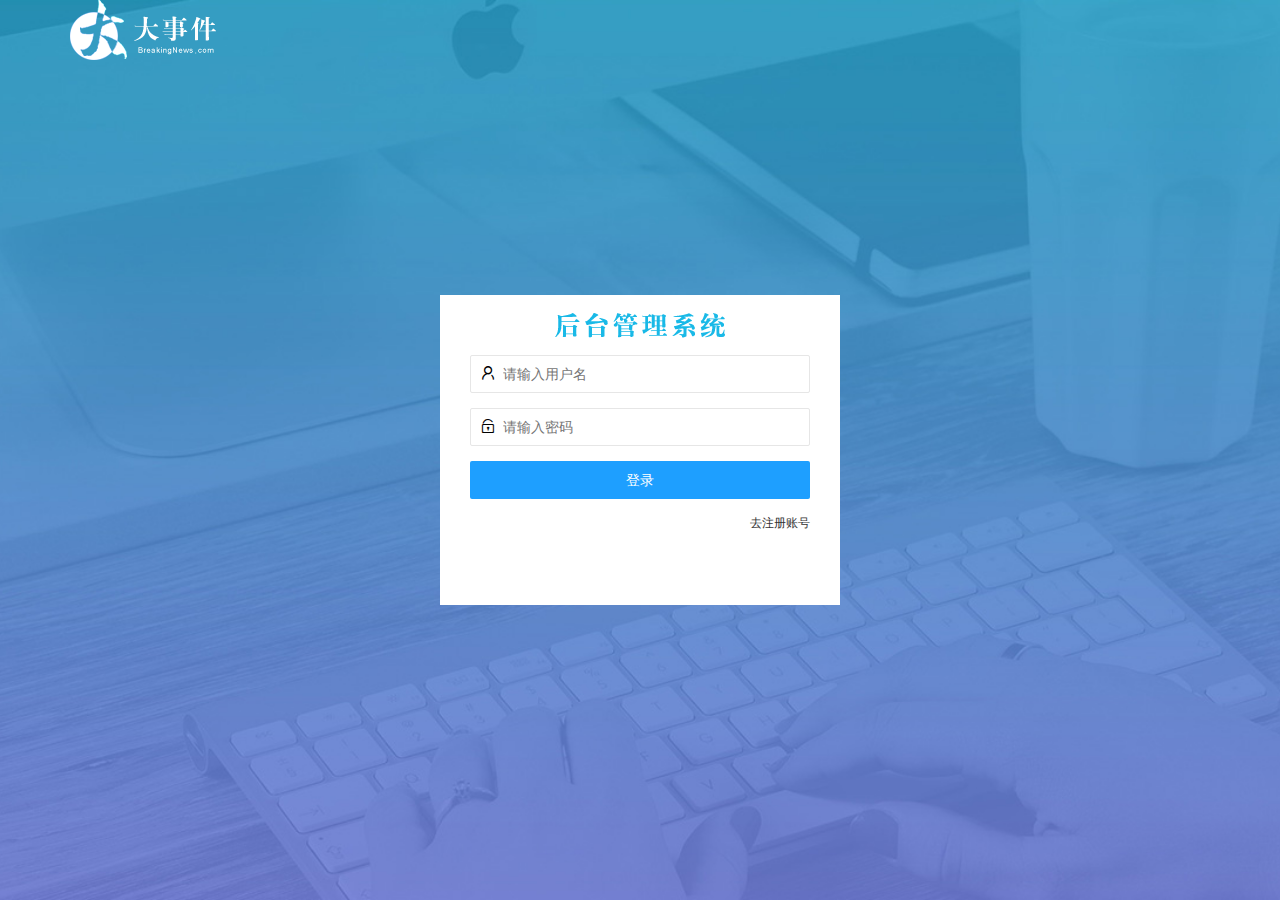
<file: login.html>
<!DOCTYPE html>
<html lang="en">

<head>
    <meta charset="UTF-8">
    <meta name="viewport" content="width=device-width, initial-scale=1.0">
    <title>大事件-登录/注册</title>
    <!-- 导入 LayUI 的样式 -->
    <link rel="stylesheet" href="assets/lib/layui/css/layui.css" />
    <!-- 导入自己的样式表 -->
    <link rel="stylesheet" href="assets/css/login.css" />
</head>

<body>
    <!-- 头部logo区域 -->
    <div class="layui-main">
        <img src="assets/images/logo.png" alt="">
    </div>
    <!-- 登录注册页面 -->
    <div class="loginBig-box">
        <div class="title"></div>
        <!-- 登录的页面 -->
        <div class="login-box">
            <!-- 登录页面得表单 -->
            <form class="layui-form" id="form-login">
                <!-- 用户名 -->
                <div class="layui-form-item">
                    <i class="layui-icon layui-icon-username"></i>
                    <input type="text" name="username" required lay-verify="required" placeholder="请输入用户名"
                        autocomplete="off" class="layui-input">
                </div>
                <!-- 密码 -->
                <div class="layui-form-item">
                    <i class="layui-icon layui-icon-password"></i>
                    <input type="password" name="password" required lay-verify="required|pwd" placeholder="请输入密码"
                        autocomplete="off" class="layui-input">
                </div>
                <!-- 提交按钮 -->
                <div class="layui-form-item">
                    <button class="layui-btn layui-btn-fluid  layui-btn-normal" lay-submit
                        lay-filter="formDemo">登录</button>
                </div>
                <!-- 注册链接 -->
                <div class="layui-form-item" id="link">
                    <a href="javascript:;" id="link-reg">去注册账号</a>
                </div>
            </form>
        </div>
        <!-- 注册的页面 -->
        <div class="reg-box">
            <form class="layui-form" id="form-reg">
                <!-- 用户名 -->
                <div class="layui-form-item">
                    <i class="layui-icon layui-icon-username"></i>
                    <input type="text" name="username" required lay-verify="required" placeholder="请输入用户名"
                        autocomplete="off" class="layui-input">
                </div>
                <!-- 密码 -->
                <div class="layui-form-item">
                    <i class="layui-icon layui-icon-password"></i>
                    <input type="password" name="password" required lay-verify="required|pwd" placeholder="请输入密码"
                        autocomplete="off" class="layui-input">
                </div>
                <!-- 密码确认框 -->
                <div class="layui-form-item">
                    <i class="layui-icon layui-icon-password"></i>
                    <input type="password" name="repassword" required lay-verify="required|pwd|repwd"
                        placeholder="请确认密码" autocomplete="off" class="layui-input">
                </div>
                <!-- 注册 -->
                <div class="layui-form-item">
                    <button class="layui-btn layui-btn-fluid  layui-btn-normal" lay-submit
                        lay-filter="formDemo">注册</button>
                </div>
                <!-- 登录链接 -->
                <div class="layui-form-item" id="link">
                    <a href="javascript:;" id="link-login">登录</a>
                </div>
            </form>

        </div>
    </div>


    <!-- 导入 Layui 的JS文件 -->
    <script src="assets/lib/layui/layui.all.js"></script>
    <!-- 导入 JQuery -->
    <script src="assets/lib/jquery.js"></script>
    <!-- 导入自己封装的 baseAPI.js -->
    <script src="assets/js/baseAPI.js"></script>
    <!-- 导入自己的 JavaScript 脚本 -->
    <script src="assets/js/login.js"></script>
</body>

</html>
</file>
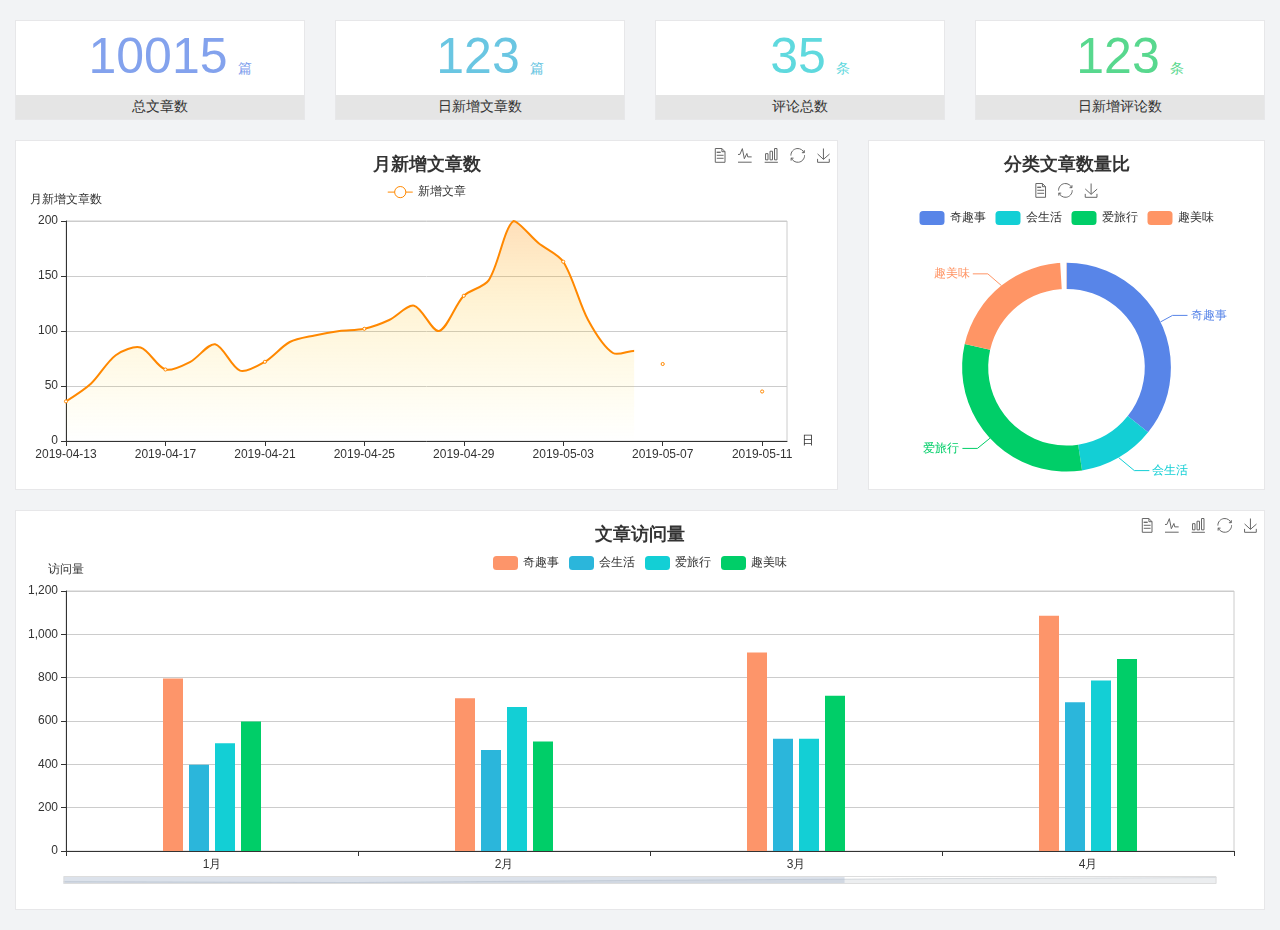
<file: home/dashboard.html>
<!DOCTYPE html>
<html lang="en">


<head>
  <meta charset="UTF-8">
  <meta name="viewport" content="width=device-width, initial-scale=1.0">
  <meta http-equiv="X-UA-Compatible" content="ie=edge">
  <title>图表统计</title>
  <link rel="stylesheet" href="../assets/lib/bootstrap.css" />
  <link rel="stylesheet" href="../assets/lib/main.css" />
  <script src="../assets/lib/jquery.js"></script>
  <script type="text/javascript" src="../assets/lib/echarts.min.js"></script>
</head>

<body>
  <div class="container-fluid">
    <div class="row spannel_list">
      <div class="col-sm-3 col-xs-6">
        <div class="spannel">
          <em>10015</em><span>篇</span>
          <b>总文章数</b>
        </div>
      </div>
      <div class="col-sm-3 col-xs-6">
        <div class="spannel scolor01">
          <em>123</em><span>篇</span>
          <b>日新增文章数</b>
        </div>
      </div>
      <div class="col-sm-3 col-xs-6">
        <div class="spannel scolor02">
          <em>35</em><span>条</span>
          <b>评论总数</b>
        </div>
      </div>
      <div class="col-sm-3 col-xs-6">
        <div class="spannel scolor03">
          <em>123</em><span>条</span>
          <b>日新增评论数</b>
        </div>
      </div>
    </div>
  </div>

  <div class="container-fluid">
    <div class="row curve-pie">
      <div class="col-lg-8 col-md-8">
        <div class="gragh_pannel" id="curve_show"></div>
      </div>
      <div class="col-lg-4 col-md-4">
        <div class="gragh_pannel" id="pie_show"></div>
      </div>
    </div>
  </div>

  <div class="container-fluid">
    <div class="column_pannel" id="column_show"></div>
  </div>

  <script>
    var oChart = echarts.init(document.getElementById('curve_show'));
    var aList_all = [
      { 'count': 36, 'date': '2019-04-13' },
      { 'count': 52, 'date': '2019-04-14' },
      { 'count': 78, 'date': '2019-04-15' },
      { 'count': 85, 'date': '2019-04-16' },
      { 'count': 65, 'date': '2019-04-17' },
      { 'count': 72, 'date': '2019-04-18' },
      { 'count': 88, 'date': '2019-04-19' },
      { 'count': 64, 'date': '2019-04-20' },
      { 'count': 72, 'date': '2019-04-21' },
      { 'count': 90, 'date': '2019-04-22' },
      { 'count': 96, 'date': '2019-04-23' },
      { 'count': 100, 'date': '2019-04-24' },
      { 'count': 102, 'date': '2019-04-25' },
      { 'count': 110, 'date': '2019-04-26' },
      { 'count': 123, 'date': '2019-04-27' },
      { 'count': 100, 'date': '2019-04-28' },
      { 'count': 132, 'date': '2019-04-29' },
      { 'count': 146, 'date': '2019-04-30' },
      { 'count': 200, 'date': '2019-05-01' },
      { 'count': 180, 'date': '2019-05-02' },
      { 'count': 163, 'date': '2019-05-03' },
      { 'count': 110, 'date': '2019-05-04' },
      { 'count': 80, 'date': '2019-05-05' },
      { 'count': 82, 'date': '2019-05-06' },
      { 'count': 70, 'date': '2019-05-07' },
      { 'count': 65, 'date': '2019-05-08' },
      { 'count': 54, 'date': '2019-05-09' },
      { 'count': 40, 'date': '2019-05-10' },
      { 'count': 45, 'date': '2019-05-11' },
      { 'count': 38, 'date': '2019-05-12' },
    ];

    let aCount = [];
    let aDate = [];

    for (var i = 0; i < aList_all.length; i++) {
      aCount.push(aList_all[i].count);
      aDate.push(aList_all[i].date);
    }

    var chartopt = {
      title: {
        text: '月新增文章数',
        left: 'center',
        top: '10'
      },
      tooltip: {
        trigger: 'axis'
      },
      legend: {
        data: ['新增文章'],
        top: '40'
      },
      toolbox: {
        show: true,
        feature: {
          mark: { show: true },
          dataView: { show: true, readOnly: false },
          magicType: { show: true, type: ['line', 'bar'] },
          restore: { show: true },
          saveAsImage: { show: true }
        }
      },
      calculable: true,
      xAxis: [
        {
          name: '日',
          type: 'category',
          boundaryGap: false,
          data: aDate
        }
      ],
      yAxis: [
        {
          name: '月新增文章数',
          type: 'value'
        }
      ],
      series: [
        {
          name: '新增文章',
          type: 'line',
          smooth: true,
          itemStyle: { normal: { areaStyle: { type: 'default' }, color: '#f80' }, lineStyle: { color: '#f80' } },
          data: aCount
        }],
      areaStyle: {
        normal: {
          color: new echarts.graphic.LinearGradient(0, 0, 0, 1, [{
            offset: 0,
            color: 'rgba(255,136,0,0.39)'
          }, {
            offset: .34,
            color: 'rgba(255,180,0,0.25)'
          }, {
            offset: 1,
            color: 'rgba(255,222,0,0.00)'
          }])

        }
      },
      grid: {
        show: true,
        x: 50,
        x2: 50,
        y: 80,
        height: 220
      }
    };

    oChart.setOption(chartopt);


    var oPie = echarts.init(document.getElementById('pie_show'));
    var oPieopt =
    {
      title: {
        top: 10,
        text: '分类文章数量比',
        x: 'center'
      },
      tooltip: {
        trigger: 'item',
        formatter: "{a} <br/>{b} : {c} ({d}%)"
      },
      color: ['#5885e8', '#13cfd5', '#00ce68', '#ff9565'],
      legend: {
        x: 'center',
        top: 65,
        data: ['奇趣事', '会生活', '爱旅行', '趣美味']
      },
      toolbox: {
        show: true,
        x: 'center',
        top: 35,
        feature: {
          mark: { show: true },
          dataView: { show: true, readOnly: false },
          magicType: {
            show: true,
            type: ['pie', 'funnel'],
            option: {
              funnel: {
                x: '25%',
                width: '50%',
                funnelAlign: 'left',
                max: 1548
              }
            }
          },
          restore: { show: true },
          saveAsImage: { show: true }
        }
      },
      calculable: true,
      series: [
        {
          name: '访问来源',
          type: 'pie',
          radius: ['45%', '60%'],
          center: ['50%', '65%'],
          data: [
            { value: 300, name: '奇趣事' },
            { value: 100, name: '会生活' },
            { value: 260, name: '爱旅行' },
            { value: 180, name: '趣美味' }
          ]
        }
      ]
    };
    oPie.setOption(oPieopt);



    var oColumn = this.echarts.init(document.getElementById('column_show'));
    var oColumnopt =
    {
      title: {
        text: '文章访问量',
        left: 'center',
        top: '10'
      },
      tooltip: {
        trigger: 'axis'
      },
      legend: {
        data: ['奇趣事', '会生活', '爱旅行', '趣美味'],
        top: '40'
      },
      toolbox: {
        show: true,
        feature: {
          mark: { show: true },
          dataView: { show: true, readOnly: false },
          magicType: { show: true, type: ['line', 'bar'] },
          restore: { show: true },
          saveAsImage: { show: true }
        }
      },
      calculable: true,
      xAxis: [
        {
          type: 'category',
          data: ['1月', '2月', '3月', '4月', '5月']
        }
      ],
      yAxis: [
        {
          name: '访问量',
          type: 'value'
        }
      ],
      series: [
        {
          name: '奇趣事',
          type: 'bar',
          barWidth: 20,
          itemStyle: {
            normal: { areaStyle: { type: 'default' }, color: '#fd956a' }
          },
          data: [800, 708, 920, 1090, 1200]
        },
        {
          name: '会生活',
          type: 'bar',
          barWidth: 20,
          itemStyle: {
            normal: { areaStyle: { type: 'default' }, color: '#2bb6db' }
          },
          data: [400, 468, 520, 690, 800]
        },
        {
          name: '爱旅行',
          type: 'bar',
          barWidth: 20,
          itemStyle: {
            normal: { areaStyle: { type: 'default' }, color: '#13cfd5' }
          },
          data: [500, 668, 520, 790, 900]
        },
        {
          name: '趣美味',
          type: 'bar',
          barWidth: 20,
          itemStyle: {
            normal: { areaStyle: { type: 'default' }, color: '#00ce68' }
          },
          data: [600, 508, 720, 890, 1000]
        }
      ],
      grid: {
        show: true,
        x: 50,
        x2: 30,
        y: 80,
        height: 260
      },
      dataZoom: [//给x轴设置滚动条
        {
          start: 0,//默认为0
          end: 100 - 1000 / 31,//默认为100
          type: 'slider',
          show: true,
          xAxisIndex: [0],
          handleSize: 0,//滑动条的 左右2个滑动条的大小
          height: 8,//组件高度
          left: 45, //左边的距离
          right: 50,//右边的距离
          bottom: 26,//右边的距离
          handleColor: '#ddd',//h滑动图标的颜色
          handleStyle: {
            borderColor: "#cacaca",
            borderWidth: "1",
            shadowBlur: 2,
            background: "#ddd",
            shadowColor: "#ddd",
          }
        }]
    };
    oColumn.setOption(oColumnopt);
  </script>
</body>

</html>
</file>
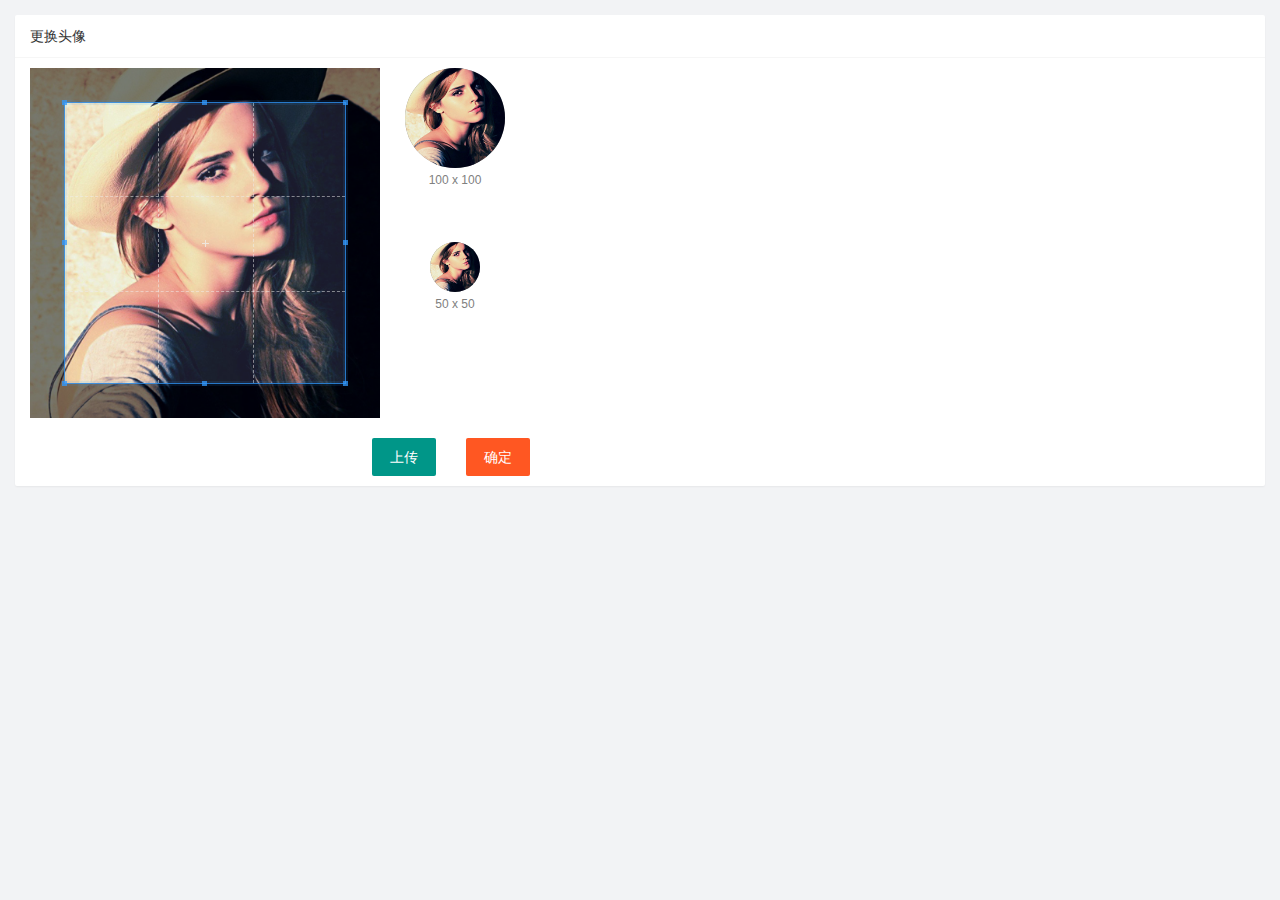
<file: user/user_avatar.html>
<!DOCTYPE html>
<html lang="en">

<head>
    <meta charset="UTF-8">
    <meta name="viewport" content="width=device-width, initial-scale=1.0">
    <title>用户头像</title>
   <link rel="stylesheet" href="../assets/lib/layui/css/layui.css">
    <link rel="stylesheet" href="../assets/lib/cropper/cropper.css">
    <link rel="stylesheet" href="../assets/css/user/user_avatar.css">
</head>

<body>
    <!-- 卡片区域 -->
    <div class="layui-card">
        <div class="layui-card-header">更换头像</div>
        <div class="layui-card-body">
            <!-- 第一行的图片裁剪和预览区域 -->
            <div class="row1">
                <!-- 图片裁剪区域 -->
                <div class="cropper-box">
                    <!-- 这个 img 标签很重要，将来会把它初始化为裁剪区域 -->
                    <img id="image" src="../assets/images/sample.jpg" />
                </div>
                <!-- 图片的预览区域 -->
                <div class="preview-box">
                    <div>
                        <!-- 宽高为 100px 的预览区域 -->
                        <div class="img-preview w100"></div>
                        <p class="size">100 x 100</p>
                    </div>
                    <div>
                        <!-- 宽高为 50px 的预览区域 -->
                        <div class="img-preview w50"></div>
                        <p class="size">50 x 50</p>
                    </div>
                </div>
            </div>

            <!-- 第二行的按钮区域 -->
            <div class="row2">
                <!-- 通过 accept 属性，可以指定，允许用户选择什么类型的文件 -->
                <input type="file" id="file" accept="image/png,image/jpeg" />
                <button type="button" class="layui-btn" id="btnChooseImage">上传</button>
                <button type="button" class="layui-btn layui-btn-danger" id="btnUpload">确定</button>
            </div>
        </div>
    </div>
    <script src="../assets/lib/layui/layui.all.js"></script>
    <script src="../assets/lib/jquery.js"></script>
    <script src="../assets/lib/cropper/Cropper.js"></script>
    <script src="../assets/lib/cropper/jquery-cropper.js"></script>
    <script src="../assets/js/baseAPI.js"></script>
    <script src="../assets/js/user/user_avatar.js"></script>
</body>

</html>
</file>
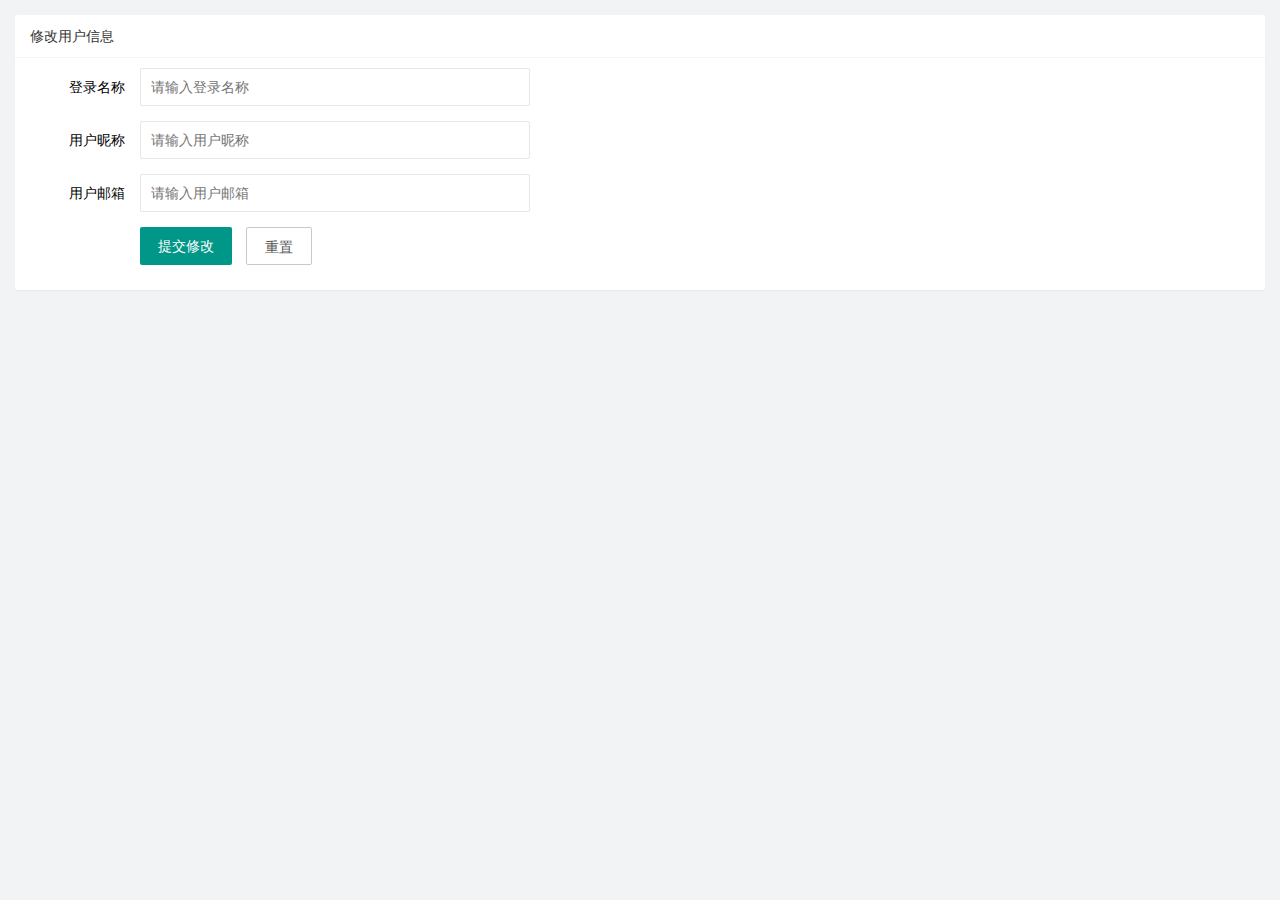
<file: user/user_info.html>
<!DOCTYPE html>
<html lang="en">
<head>
    <meta charset="UTF-8">
    <meta name="viewport" content="width=device-width, initial-scale=1.0">
    <title>用户信息</title>
   <!-- 导入 layui 的样式 -->
   <link rel="stylesheet" href="../assets/lib/layui/css/layui.css" />
   <!-- 导入自己的样式 -->
   <link rel="stylesheet" href="../assets/css/user/user_info.css" />
</head>
<body>
     <!-- 卡片区域 -->
     <div class="layui-card">
        <div class="layui-card-header">修改用户信息</div>
        <div class="layui-card-body">
          <!-- form 表单区域 -->
          <form class="layui-form" lay-filter="formUserInfo">
            <!-- 这是隐藏域  是不可见得 -->
            <input type="hidden" name="id" value="" />
            <div class="layui-form-item">
              <label class="layui-form-label">登录名称</label>
              <div class="layui-input-block">
                <input type="text" name="username" required lay-verify="required" placeholder="请输入登录名称" autocomplete="off" class="layui-input" readonly />
              </div>
            </div>
            <div class="layui-form-item">
              <label class="layui-form-label">用户昵称</label>
              <div class="layui-input-block">
                <input type="text" name="nickname" required lay-verify="required|nickname" placeholder="请输入用户昵称" autocomplete="off" class="layui-input" />
              </div>
            </div>
            <div class="layui-form-item">
              <label class="layui-form-label">用户邮箱</label>
              <div class="layui-input-block">
                <input type="text" name="email" required lay-verify="required|email" placeholder="请输入用户邮箱" autocomplete="off" class="layui-input" />
              </div>
            </div>
            <div class="layui-form-item">
              <div class="layui-input-block">
                <button class="layui-btn" lay-submit lay-filter="formDemo">提交修改</button>
                <button type="reset" class="layui-btn layui-btn-primary" id="btnReset">重置</button>
              </div>
            </div>
          </form>
        </div>
      </div>
  
      <!-- 导入 layui 的 js -->
      <script src="../assets/lib/layui/layui.all.js"></script>
      <!-- 导入 jquery -->
      <script src="../assets/lib/jquery.js"></script>
      <!-- 导入 baseAPI -->
      <script src="../assets/js/baseAPI.js"></script>
      <!-- 导入自己的 js -->
      <script src="../assets/js/user/user_info.js"></script>
</body>
</html>
</file>
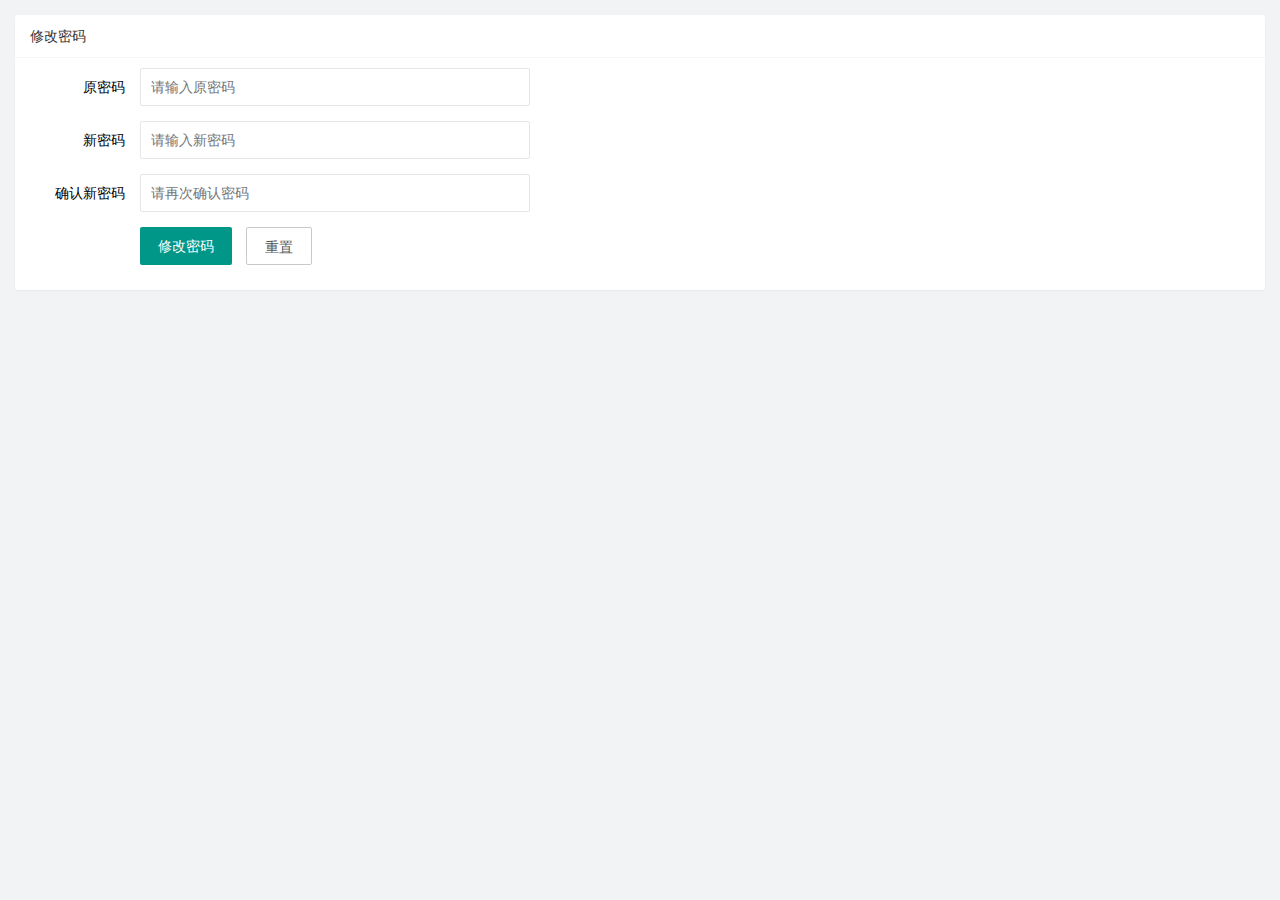
<file: user/user_pwd.html>
<!DOCTYPE html>
<html lang="en">

<head>
    <meta charset="UTF-8">
    <meta name="viewport" content="width=device-width, initial-scale=1.0">
    <title>用户密码</title>
    <!-- 导入 layui 的样式 -->
    <link rel="stylesheet" href="../assets/lib/layui/css/layui.css">
    <!-- 导入自己的样式 -->
    <link rel="stylesheet" href="../assets/css/user/user_pwd.css">
</head>

<body>
    <!-- 卡片区域 -->
    <div class="layui-card">
        <div class="layui-card-header">修改密码</div>
        <div class="layui-card-body">
            <form class="layui-form">
                <div class="layui-form-item">
                    <label class="layui-form-label">原密码</label>
                    <div class="layui-input-block">
                        <input type="password" name="oldPwd" required lay-verify="required|pwd" placeholder="请输入原密码"
                            autocomplete="off" class="layui-input" />
                    </div>
                </div>
                <div class="layui-form-item">
                    <label class="layui-form-label">新密码</label>
                    <div class="layui-input-block">
                        <input type="password" name="newPwd" required lay-verify="required|pwd|samePwd"
                            placeholder="请输入新密码" autocomplete="off" class="layui-input" />
                    </div>
                </div>
                <div class="layui-form-item">
                    <label class="layui-form-label">确认新密码</label>
                    <div class="layui-input-block">
                        <input type="password" name="rePwd" required lay-verify="required|pwd|rePwd"
                            placeholder="请再次确认密码" autocomplete="off" class="layui-input" />
                    </div>
                </div>
                <div class="layui-form-item">
                    <div class="layui-input-block">
                        <button class="layui-btn" lay-submit lay-filter="formDemo">修改密码</button>
                        <button type="reset" class="layui-btn layui-btn-primary">重置</button>
                    </div>
                </div>
            </form>
        </div>
    </div>
    <!-- 导入 layui 的 js -->
    <script src="../assets/lib/layui/layui.all.js"></script>
    <!-- 导入 jQuery -->
    <script src="../assets/lib/jquery.js"></script>
    <!-- 导入 baseAPI -->
    <script src="../assets/js/baseAPI.js"></script>
    <!-- 导入自己的 js -->
    <script src="../assets/js/user/user_pwd.js"></script>
</body>

</html>
</file>
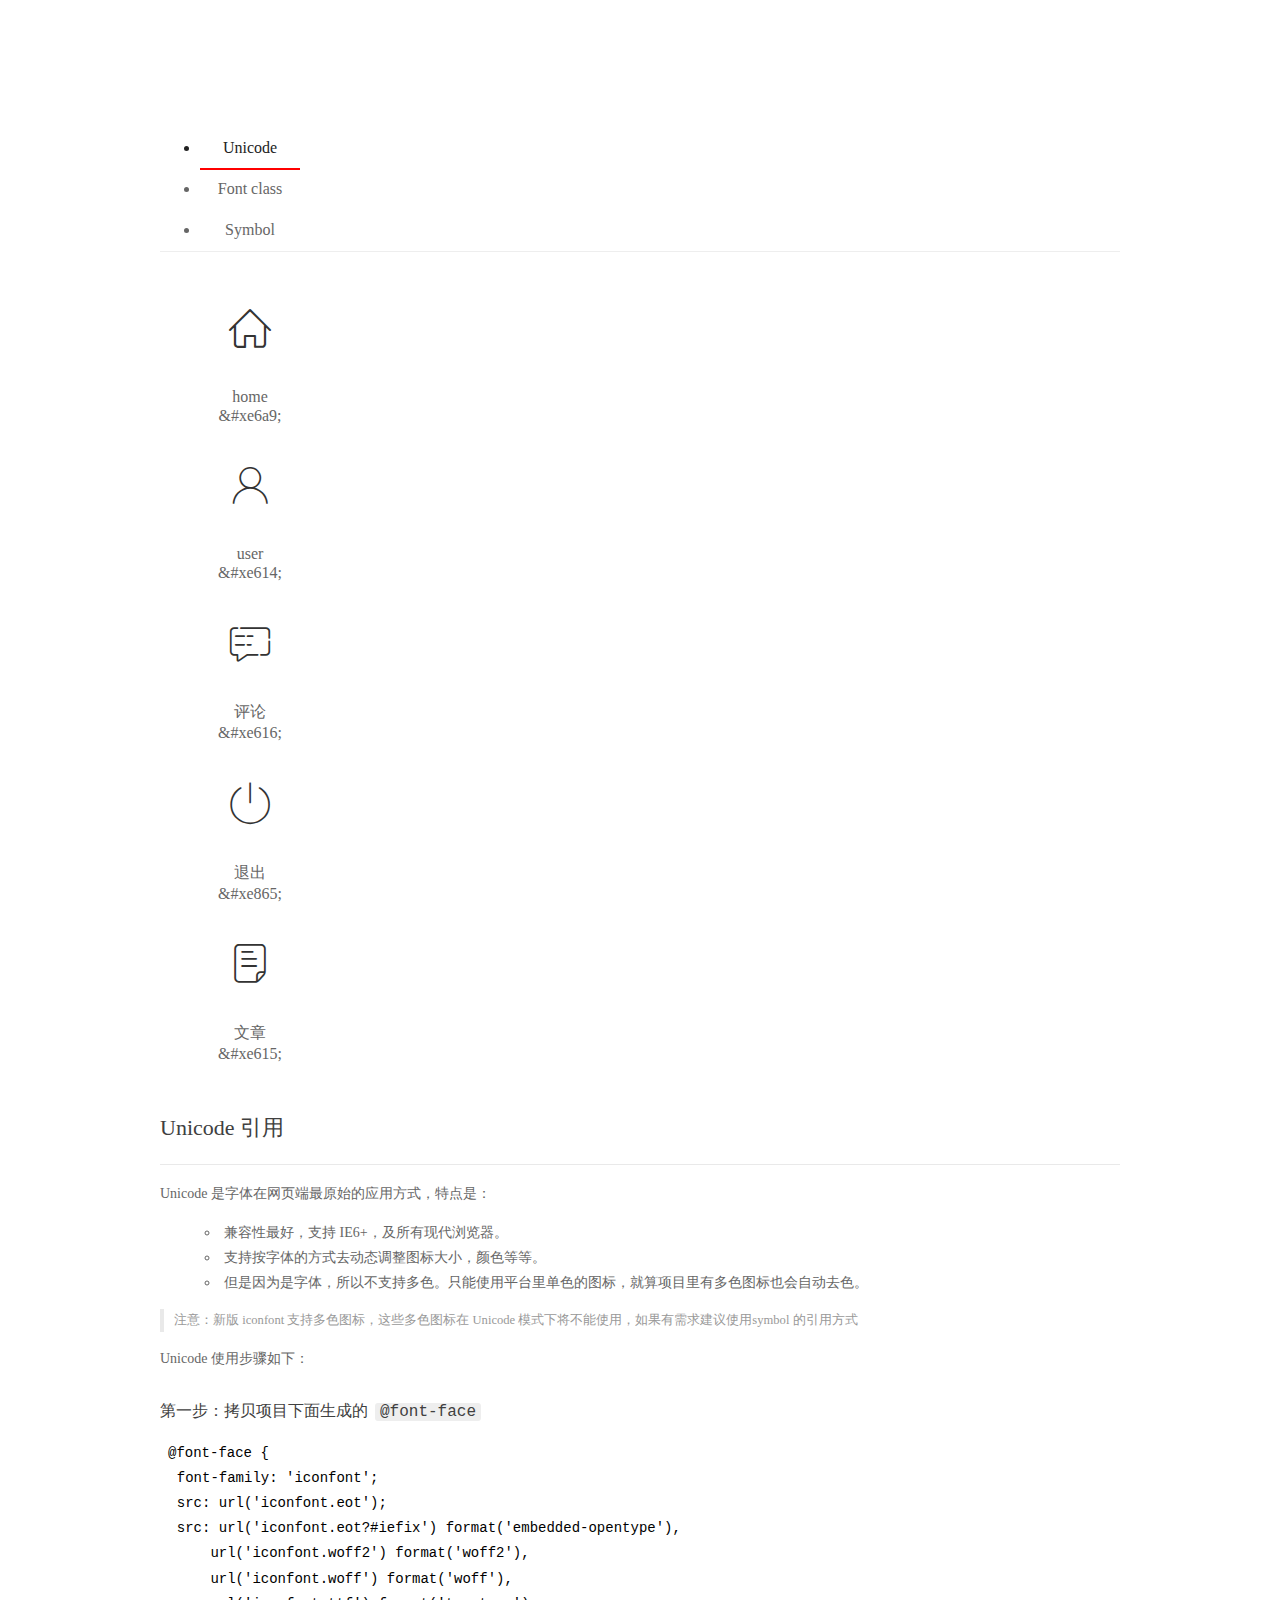
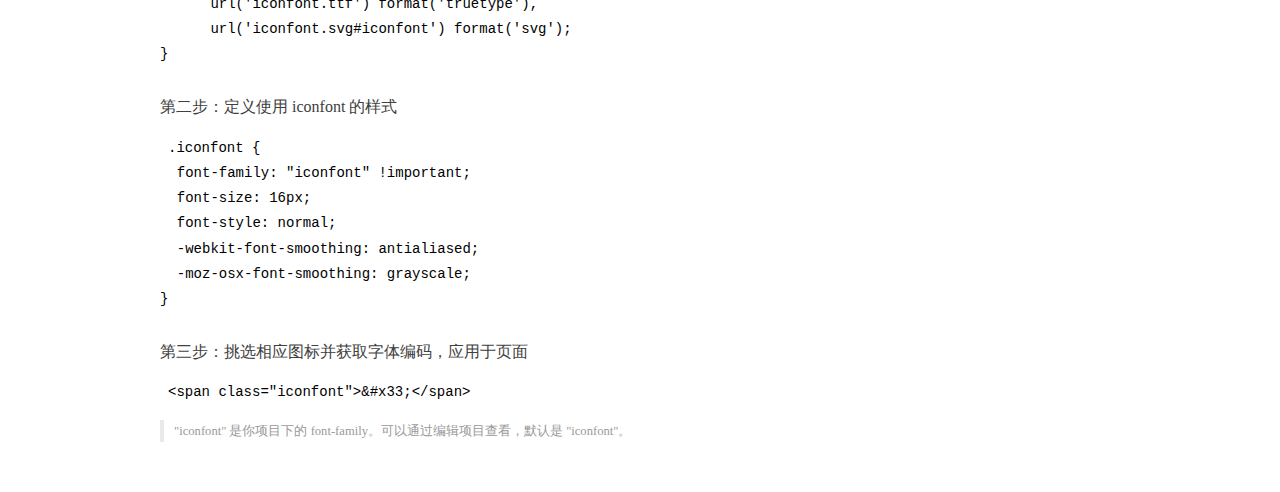
<file: assets/fonts/demo_index.html>
<!DOCTYPE html>
<html>
<head>
  <meta charset="utf-8"/>
  <title>IconFont Demo</title>
  <link rel="shortcut icon" href="https://gtms04.alicdn.com/tps/i4/TB1_oz6GVXXXXaFXpXXJDFnIXXX-64-64.ico" type="image/x-icon"/>
  <link rel="stylesheet" href="https://g.alicdn.com/thx/cube/1.3.2/cube.min.css">
  <link rel="stylesheet" href="demo.css">
  <link rel="stylesheet" href="iconfont.css">
  <script src="iconfont.js"></script>
  <!-- jQuery -->
  <script src="https://a1.alicdn.com/oss/uploads/2018/12/26/7bfddb60-08e8-11e9-9b04-53e73bb6408b.js"></script>
  <!-- 代码高亮 -->
  <script src="https://a1.alicdn.com/oss/uploads/2018/12/26/a3f714d0-08e6-11e9-8a15-ebf944d7534c.js"></script>
</head>
<body>
  <div class="main">
    <h1 class="logo"><a href="https://www.iconfont.cn/" title="iconfont 首页" target="_blank">&#xe86b;</a></h1>
    <div class="nav-tabs">
      <ul id="tabs" class="dib-box">
        <li class="dib active"><span>Unicode</span></li>
        <li class="dib"><span>Font class</span></li>
        <li class="dib"><span>Symbol</span></li>
      </ul>
      
    </div>
    <div class="tab-container">
      <div class="content unicode" style="display: block;">
          <ul class="icon_lists dib-box">
          
            <li class="dib">
              <span class="icon iconfont">&#xe6a9;</span>
                <div class="name">home</div>
                <div class="code-name">&amp;#xe6a9;</div>
              </li>
          
            <li class="dib">
              <span class="icon iconfont">&#xe614;</span>
                <div class="name">user</div>
                <div class="code-name">&amp;#xe614;</div>
              </li>
          
            <li class="dib">
              <span class="icon iconfont">&#xe616;</span>
                <div class="name">评论</div>
                <div class="code-name">&amp;#xe616;</div>
              </li>
          
            <li class="dib">
              <span class="icon iconfont">&#xe865;</span>
                <div class="name">退出</div>
                <div class="code-name">&amp;#xe865;</div>
              </li>
          
            <li class="dib">
              <span class="icon iconfont">&#xe615;</span>
                <div class="name">文章</div>
                <div class="code-name">&amp;#xe615;</div>
              </li>
          
          </ul>
          <div class="article markdown">
          <h2 id="unicode-">Unicode 引用</h2>
          <hr>

          <p>Unicode 是字体在网页端最原始的应用方式，特点是：</p>
          <ul>
            <li>兼容性最好，支持 IE6+，及所有现代浏览器。</li>
            <li>支持按字体的方式去动态调整图标大小，颜色等等。</li>
            <li>但是因为是字体，所以不支持多色。只能使用平台里单色的图标，就算项目里有多色图标也会自动去色。</li>
          </ul>
          <blockquote>
            <p>注意：新版 iconfont 支持多色图标，这些多色图标在 Unicode 模式下将不能使用，如果有需求建议使用symbol 的引用方式</p>
          </blockquote>
          <p>Unicode 使用步骤如下：</p>
          <h3 id="-font-face">第一步：拷贝项目下面生成的 <code>@font-face</code></h3>
<pre><code class="language-css"
>@font-face {
  font-family: 'iconfont';
  src: url('iconfont.eot');
  src: url('iconfont.eot?#iefix') format('embedded-opentype'),
      url('iconfont.woff2') format('woff2'),
      url('iconfont.woff') format('woff'),
      url('iconfont.ttf') format('truetype'),
      url('iconfont.svg#iconfont') format('svg');
}
</code></pre>
          <h3 id="-iconfont-">第二步：定义使用 iconfont 的样式</h3>
<pre><code class="language-css"
>.iconfont {
  font-family: "iconfont" !important;
  font-size: 16px;
  font-style: normal;
  -webkit-font-smoothing: antialiased;
  -moz-osx-font-smoothing: grayscale;
}
</code></pre>
          <h3 id="-">第三步：挑选相应图标并获取字体编码，应用于页面</h3>
<pre>
<code class="language-html"
>&lt;span class="iconfont"&gt;&amp;#x33;&lt;/span&gt;
</code></pre>
          <blockquote>
            <p>"iconfont" 是你项目下的 font-family。可以通过编辑项目查看，默认是 "iconfont"。</p>
          </blockquote>
          </div>
      </div>
      <div class="content font-class">
        <ul class="icon_lists dib-box">
          
          <li class="dib">
            <span class="icon iconfont icon-home"></span>
            <div class="name">
              home
            </div>
            <div class="code-name">.icon-home
            </div>
          </li>
          
          <li class="dib">
            <span class="icon iconfont icon-user"></span>
            <div class="name">
              user
            </div>
            <div class="code-name">.icon-user
            </div>
          </li>
          
          <li class="dib">
            <span class="icon iconfont icon-pinglun"></span>
            <div class="name">
              评论
            </div>
            <div class="code-name">.icon-pinglun
            </div>
          </li>
          
          <li class="dib">
            <span class="icon iconfont icon-tuichu"></span>
            <div class="name">
              退出
            </div>
            <div class="code-name">.icon-tuichu
            </div>
          </li>
          
          <li class="dib">
            <span class="icon iconfont icon-16"></span>
            <div class="name">
              文章
            </div>
            <div class="code-name">.icon-16
            </div>
          </li>
          
        </ul>
        <div class="article markdown">
        <h2 id="font-class-">font-class 引用</h2>
        <hr>

        <p>font-class 是 Unicode 使用方式的一种变种，主要是解决 Unicode 书写不直观，语意不明确的问题。</p>
        <p>与 Unicode 使用方式相比，具有如下特点：</p>
        <ul>
          <li>兼容性良好，支持 IE8+，及所有现代浏览器。</li>
          <li>相比于 Unicode 语意明确，书写更直观。可以很容易分辨这个 icon 是什么。</li>
          <li>因为使用 class 来定义图标，所以当要替换图标时，只需要修改 class 里面的 Unicode 引用。</li>
          <li>不过因为本质上还是使用的字体，所以多色图标还是不支持的。</li>
        </ul>
        <p>使用步骤如下：</p>
        <h3 id="-fontclass-">第一步：引入项目下面生成的 fontclass 代码：</h3>
<pre><code class="language-html">&lt;link rel="stylesheet" href="./iconfont.css"&gt;
</code></pre>
        <h3 id="-">第二步：挑选相应图标并获取类名，应用于页面：</h3>
<pre><code class="language-html">&lt;span class="iconfont icon-xxx"&gt;&lt;/span&gt;
</code></pre>
        <blockquote>
          <p>"
            iconfont" 是你项目下的 font-family。可以通过编辑项目查看，默认是 "iconfont"。</p>
        </blockquote>
      </div>
      </div>
      <div class="content symbol">
          <ul class="icon_lists dib-box">
          
            <li class="dib">
                <svg class="icon svg-icon" aria-hidden="true">
                  <use xlink:href="#icon-home"></use>
                </svg>
                <div class="name">home</div>
                <div class="code-name">#icon-home</div>
            </li>
          
            <li class="dib">
                <svg class="icon svg-icon" aria-hidden="true">
                  <use xlink:href="#icon-user"></use>
                </svg>
                <div class="name">user</div>
                <div class="code-name">#icon-user</div>
            </li>
          
            <li class="dib">
                <svg class="icon svg-icon" aria-hidden="true">
                  <use xlink:href="#icon-pinglun"></use>
                </svg>
                <div class="name">评论</div>
                <div class="code-name">#icon-pinglun</div>
            </li>
          
            <li class="dib">
                <svg class="icon svg-icon" aria-hidden="true">
                  <use xlink:href="#icon-tuichu"></use>
                </svg>
                <div class="name">退出</div>
                <div class="code-name">#icon-tuichu</div>
            </li>
          
            <li class="dib">
                <svg class="icon svg-icon" aria-hidden="true">
                  <use xlink:href="#icon-16"></use>
                </svg>
                <div class="name">文章</div>
                <div class="code-name">#icon-16</div>
            </li>
          
          </ul>
          <div class="article markdown">
          <h2 id="symbol-">Symbol 引用</h2>
          <hr>

          <p>这是一种全新的使用方式，应该说这才是未来的主流，也是平台目前推荐的用法。相关介绍可以参考这篇<a href="">文章</a>
            这种用法其实是做了一个 SVG 的集合，与另外两种相比具有如下特点：</p>
          <ul>
            <li>支持多色图标了，不再受单色限制。</li>
            <li>通过一些技巧，支持像字体那样，通过 <code>font-size</code>, <code>color</code> 来调整样式。</li>
            <li>兼容性较差，支持 IE9+，及现代浏览器。</li>
            <li>浏览器渲染 SVG 的性能一般，还不如 png。</li>
          </ul>
          <p>使用步骤如下：</p>
          <h3 id="-symbol-">第一步：引入项目下面生成的 symbol 代码：</h3>
<pre><code class="language-html">&lt;script src="./iconfont.js"&gt;&lt;/script&gt;
</code></pre>
          <h3 id="-css-">第二步：加入通用 CSS 代码（引入一次就行）：</h3>
<pre><code class="language-html">&lt;style&gt;
.icon {
  width: 1em;
  height: 1em;
  vertical-align: -0.15em;
  fill: currentColor;
  overflow: hidden;
}
&lt;/style&gt;
</code></pre>
          <h3 id="-">第三步：挑选相应图标并获取类名，应用于页面：</h3>
<pre><code class="language-html">&lt;svg class="icon" aria-hidden="true"&gt;
  &lt;use xlink:href="#icon-xxx"&gt;&lt;/use&gt;
&lt;/svg&gt;
</code></pre>
          </div>
      </div>

    </div>
  </div>
  <script>
  $(document).ready(function () {
      $('.tab-container .content:first').show()

      $('#tabs li').click(function (e) {
        var tabContent = $('.tab-container .content')
        var index = $(this).index()

        if ($(this).hasClass('active')) {
          return
        } else {
          $('#tabs li').removeClass('active')
          $(this).addClass('active')

          tabContent.hide().eq(index).fadeIn()
        }
      })
    })
  </script>
</body>
</html>
</file>
<file: assets/lib/layui/css/layui.css>
/** layui-v2.5.5 MIT License By https://www.layui.com */
 .layui-inline,img{display:inline-block;vertical-align:middle}h1,h2,h3,h4,h5,h6{font-weight:400}.layui-edge,.layui-header,.layui-inline,.layui-main{position:relative}.layui-body,.layui-edge,.layui-elip{overflow:hidden}.layui-btn,.layui-edge,.layui-inline,img{vertical-align:middle}.layui-btn,.layui-disabled,.layui-icon,.layui-unselect{-moz-user-select:none;-webkit-user-select:none;-ms-user-select:none}.layui-elip,.layui-form-checkbox span,.layui-form-pane .layui-form-label{text-overflow:ellipsis;white-space:nowrap}.layui-breadcrumb,.layui-tree-btnGroup{visibility:hidden}blockquote,body,button,dd,div,dl,dt,form,h1,h2,h3,h4,h5,h6,input,li,ol,p,pre,td,textarea,th,ul{margin:0;padding:0;-webkit-tap-highlight-color:rgba(0,0,0,0)}a:active,a:hover{outline:0}img{border:none}li{list-style:none}table{border-collapse:collapse;border-spacing:0}h4,h5,h6{font-size:100%}button,input,optgroup,option,select,textarea{font-family:inherit;font-size:inherit;font-style:inherit;font-weight:inherit;outline:0}pre{white-space:pre-wrap;white-space:-moz-pre-wrap;white-space:-pre-wrap;white-space:-o-pre-wrap;word-wrap:break-word}body{line-height:24px;font:14px Helvetica Neue,Helvetica,PingFang SC,Tahoma,Arial,sans-serif}hr{height:1px;margin:10px 0;border:0;clear:both}a{color:#333;text-decoration:none}a:hover{color:#777}a cite{font-style:normal;*cursor:pointer}.layui-border-box,.layui-border-box *{box-sizing:border-box}.layui-box,.layui-box *{box-sizing:content-box}.layui-clear{clear:both;*zoom:1}.layui-clear:after{content:'\20';clear:both;*zoom:1;display:block;height:0}.layui-inline{*display:inline;*zoom:1}.layui-edge{display:inline-block;width:0;height:0;border-width:6px;border-style:dashed;border-color:transparent}.layui-edge-top{top:-4px;border-bottom-color:#999;border-bottom-style:solid}.layui-edge-right{border-left-color:#999;border-left-style:solid}.layui-edge-bottom{top:2px;border-top-color:#999;border-top-style:solid}.layui-edge-left{border-right-color:#999;border-right-style:solid}.layui-disabled,.layui-disabled:hover{color:#d2d2d2!important;cursor:not-allowed!important}.layui-circle{border-radius:100%}.layui-show{display:block!important}.layui-hide{display:none!important}@font-face{font-family:layui-icon;src:url(../font/iconfont.eot?v=250);src:url(../font/iconfont.eot?v=250#iefix) format('embedded-opentype'),url(../font/iconfont.woff2?v=250) format('woff2'),url(../font/iconfont.woff?v=250) format('woff'),url(../font/iconfont.ttf?v=250) format('truetype'),url(../font/iconfont.svg?v=250#layui-icon) format('svg')}.layui-icon{font-family:layui-icon!important;font-size:16px;font-style:normal;-webkit-font-smoothing:antialiased;-moz-osx-font-smoothing:grayscale}.layui-icon-reply-fill:before{content:"\e611"}.layui-icon-set-fill:before{content:"\e614"}.layui-icon-menu-fill:before{content:"\e60f"}.layui-icon-search:before{content:"\e615"}.layui-icon-share:before{content:"\e641"}.layui-icon-set-sm:before{content:"\e620"}.layui-icon-engine:before{content:"\e628"}.layui-icon-close:before{content:"\1006"}.layui-icon-close-fill:before{content:"\1007"}.layui-icon-chart-screen:before{content:"\e629"}.layui-icon-star:before{content:"\e600"}.layui-icon-circle-dot:before{content:"\e617"}.layui-icon-chat:before{content:"\e606"}.layui-icon-release:before{content:"\e609"}.layui-icon-list:before{content:"\e60a"}.layui-icon-chart:before{content:"\e62c"}.layui-icon-ok-circle:before{content:"\1005"}.layui-icon-layim-theme:before{content:"\e61b"}.layui-icon-table:before{content:"\e62d"}.layui-icon-right:before{content:"\e602"}.layui-icon-left:before{content:"\e603"}.layui-icon-cart-simple:before{content:"\e698"}.layui-icon-face-cry:before{content:"\e69c"}.layui-icon-face-smile:before{content:"\e6af"}.layui-icon-survey:before{content:"\e6b2"}.layui-icon-tree:before{content:"\e62e"}.layui-icon-upload-circle:before{content:"\e62f"}.layui-icon-add-circle:before{content:"\e61f"}.layui-icon-download-circle:before{content:"\e601"}.layui-icon-templeate-1:before{content:"\e630"}.layui-icon-util:before{content:"\e631"}.layui-icon-face-surprised:before{content:"\e664"}.layui-icon-edit:before{content:"\e642"}.layui-icon-speaker:before{content:"\e645"}.layui-icon-down:before{content:"\e61a"}.layui-icon-file:before{content:"\e621"}.layui-icon-layouts:before{content:"\e632"}.layui-icon-rate-half:before{content:"\e6c9"}.layui-icon-add-circle-fine:before{content:"\e608"}.layui-icon-prev-circle:before{content:"\e633"}.layui-icon-read:before{content:"\e705"}.layui-icon-404:before{content:"\e61c"}.layui-icon-carousel:before{content:"\e634"}.layui-icon-help:before{content:"\e607"}.layui-icon-code-circle:before{content:"\e635"}.layui-icon-water:before{content:"\e636"}.layui-icon-username:before{content:"\e66f"}.layui-icon-find-fill:before{content:"\e670"}.layui-icon-about:before{content:"\e60b"}.layui-icon-location:before{content:"\e715"}.layui-icon-up:before{content:"\e619"}.layui-icon-pause:before{content:"\e651"}.layui-icon-date:before{content:"\e637"}.layui-icon-layim-uploadfile:before{content:"\e61d"}.layui-icon-delete:before{content:"\e640"}.layui-icon-play:before{content:"\e652"}.layui-icon-top:before{content:"\e604"}.layui-icon-friends:before{content:"\e612"}.layui-icon-refresh-3:before{content:"\e9aa"}.layui-icon-ok:before{content:"\e605"}.layui-icon-layer:before{content:"\e638"}.layui-icon-face-smile-fine:before{content:"\e60c"}.layui-icon-dollar:before{content:"\e659"}.layui-icon-group:before{content:"\e613"}.layui-icon-layim-download:before{content:"\e61e"}.layui-icon-picture-fine:before{content:"\e60d"}.layui-icon-link:before{content:"\e64c"}.layui-icon-diamond:before{content:"\e735"}.layui-icon-log:before{content:"\e60e"}.layui-icon-rate-solid:before{content:"\e67a"}.layui-icon-fonts-del:before{content:"\e64f"}.layui-icon-unlink:before{content:"\e64d"}.layui-icon-fonts-clear:before{content:"\e639"}.layui-icon-triangle-r:before{content:"\e623"}.layui-icon-circle:before{content:"\e63f"}.layui-icon-radio:before{content:"\e643"}.layui-icon-align-center:before{content:"\e647"}.layui-icon-align-right:before{content:"\e648"}.layui-icon-align-left:before{content:"\e649"}.layui-icon-loading-1:before{content:"\e63e"}.layui-icon-return:before{content:"\e65c"}.layui-icon-fonts-strong:before{content:"\e62b"}.layui-icon-upload:before{content:"\e67c"}.layui-icon-dialogue:before{content:"\e63a"}.layui-icon-video:before{content:"\e6ed"}.layui-icon-headset:before{content:"\e6fc"}.layui-icon-cellphone-fine:before{content:"\e63b"}.layui-icon-add-1:before{content:"\e654"}.layui-icon-face-smile-b:before{content:"\e650"}.layui-icon-fonts-html:before{content:"\e64b"}.layui-icon-form:before{content:"\e63c"}.layui-icon-cart:before{content:"\e657"}.layui-icon-camera-fill:before{content:"\e65d"}.layui-icon-tabs:before{content:"\e62a"}.layui-icon-fonts-code:before{content:"\e64e"}.layui-icon-fire:before{content:"\e756"}.layui-icon-set:before{content:"\e716"}.layui-icon-fonts-u:before{content:"\e646"}.layui-icon-triangle-d:before{content:"\e625"}.layui-icon-tips:before{content:"\e702"}.layui-icon-picture:before{content:"\e64a"}.layui-icon-more-vertical:before{content:"\e671"}.layui-icon-flag:before{content:"\e66c"}.layui-icon-loading:before{content:"\e63d"}.layui-icon-fonts-i:before{content:"\e644"}.layui-icon-refresh-1:before{content:"\e666"}.layui-icon-rmb:before{content:"\e65e"}.layui-icon-home:before{content:"\e68e"}.layui-icon-user:before{content:"\e770"}.layui-icon-notice:before{content:"\e667"}.layui-icon-login-weibo:before{content:"\e675"}.layui-icon-voice:before{content:"\e688"}.layui-icon-upload-drag:before{content:"\e681"}.layui-icon-login-qq:before{content:"\e676"}.layui-icon-snowflake:before{content:"\e6b1"}.layui-icon-file-b:before{content:"\e655"}.layui-icon-template:before{content:"\e663"}.layui-icon-auz:before{content:"\e672"}.layui-icon-console:before{content:"\e665"}.layui-icon-app:before{content:"\e653"}.layui-icon-prev:before{content:"\e65a"}.layui-icon-website:before{content:"\e7ae"}.layui-icon-next:before{content:"\e65b"}.layui-icon-component:before{content:"\e857"}.layui-icon-more:before{content:"\e65f"}.layui-icon-login-wechat:before{content:"\e677"}.layui-icon-shrink-right:before{content:"\e668"}.layui-icon-spread-left:before{content:"\e66b"}.layui-icon-camera:before{content:"\e660"}.layui-icon-note:before{content:"\e66e"}.layui-icon-refresh:before{content:"\e669"}.layui-icon-female:before{content:"\e661"}.layui-icon-male:before{content:"\e662"}.layui-icon-password:before{content:"\e673"}.layui-icon-senior:before{content:"\e674"}.layui-icon-theme:before{content:"\e66a"}.layui-icon-tread:before{content:"\e6c5"}.layui-icon-praise:before{content:"\e6c6"}.layui-icon-star-fill:before{content:"\e658"}.layui-icon-rate:before{content:"\e67b"}.layui-icon-template-1:before{content:"\e656"}.layui-icon-vercode:before{content:"\e679"}.layui-icon-cellphone:before{content:"\e678"}.layui-icon-screen-full:before{content:"\e622"}.layui-icon-screen-restore:before{content:"\e758"}.layui-icon-cols:before{content:"\e610"}.layui-icon-export:before{content:"\e67d"}.layui-icon-print:before{content:"\e66d"}.layui-icon-slider:before{content:"\e714"}.layui-icon-addition:before{content:"\e624"}.layui-icon-subtraction:before{content:"\e67e"}.layui-icon-service:before{content:"\e626"}.layui-icon-transfer:before{content:"\e691"}.layui-main{width:1140px;margin:0 auto}.layui-header{z-index:1000;height:60px}.layui-header a:hover{transition:all .5s;-webkit-transition:all .5s}.layui-side{position:fixed;left:0;top:0;bottom:0;z-index:999;width:200px;overflow-x:hidden}.layui-side-scroll{position:relative;width:220px;height:100%;overflow-x:hidden}.layui-body{position:absolute;left:200px;right:0;top:0;bottom:0;z-index:998;width:auto;overflow-y:auto;box-sizing:border-box}.layui-layout-body{overflow:hidden}.layui-layout-admin .layui-header{background-color:#23262E}.layui-layout-admin .layui-side{top:60px;width:200px;overflow-x:hidden}.layui-layout-admin .layui-body{position:fixed;top:60px;bottom:44px}.layui-layout-admin .layui-main{width:auto;margin:0 15px}.layui-layout-admin .layui-footer{position:fixed;left:200px;right:0;bottom:0;height:44px;line-height:44px;padding:0 15px;background-color:#eee}.layui-layout-admin .layui-logo{position:absolute;left:0;top:0;width:200px;height:100%;line-height:60px;text-align:center;color:#009688;font-size:16px}.layui-layout-admin .layui-header .layui-nav{background:0 0}.layui-layout-left{position:absolute!important;left:200px;top:0}.layui-layout-right{position:absolute!important;right:0;top:0}.layui-container{position:relative;margin:0 auto;padding:0 15px;box-sizing:border-box}.layui-fluid{position:relative;margin:0 auto;padding:0 15px}.layui-row:after,.layui-row:before{content:'';display:block;clear:both}.layui-col-lg1,.layui-col-lg10,.layui-col-lg11,.layui-col-lg12,.layui-col-lg2,.layui-col-lg3,.layui-col-lg4,.layui-col-lg5,.layui-col-lg6,.layui-col-lg7,.layui-col-lg8,.layui-col-lg9,.layui-col-md1,.layui-col-md10,.layui-col-md11,.layui-col-md12,.layui-col-md2,.layui-col-md3,.layui-col-md4,.layui-col-md5,.layui-col-md6,.layui-col-md7,.layui-col-md8,.layui-col-md9,.layui-col-sm1,.layui-col-sm10,.layui-col-sm11,.layui-col-sm12,.layui-col-sm2,.layui-col-sm3,.layui-col-sm4,.layui-col-sm5,.layui-col-sm6,.layui-col-sm7,.layui-col-sm8,.layui-col-sm9,.layui-col-xs1,.layui-col-xs10,.layui-col-xs11,.layui-col-xs12,.layui-col-xs2,.layui-col-xs3,.layui-col-xs4,.layui-col-xs5,.layui-col-xs6,.layui-col-xs7,.layui-col-xs8,.layui-col-xs9{position:relative;display:block;box-sizing:border-box}.layui-col-xs1,.layui-col-xs10,.layui-col-xs11,.layui-col-xs12,.layui-col-xs2,.layui-col-xs3,.layui-col-xs4,.layui-col-xs5,.layui-col-xs6,.layui-col-xs7,.layui-col-xs8,.layui-col-xs9{float:left}.layui-col-xs1{width:8.33333333%}.layui-col-xs2{width:16.66666667%}.layui-col-xs3{width:25%}.layui-col-xs4{width:33.33333333%}.layui-col-xs5{width:41.66666667%}.layui-col-xs6{width:50%}.layui-col-xs7{width:58.33333333%}.layui-col-xs8{width:66.66666667%}.layui-col-xs9{width:75%}.layui-col-xs10{width:83.33333333%}.layui-col-xs11{width:91.66666667%}.layui-col-xs12{width:100%}.layui-col-xs-offset1{margin-left:8.33333333%}.layui-col-xs-offset2{margin-left:16.66666667%}.layui-col-xs-offset3{margin-left:25%}.layui-col-xs-offset4{margin-left:33.33333333%}.layui-col-xs-offset5{margin-left:41.66666667%}.layui-col-xs-offset6{margin-left:50%}.layui-col-xs-offset7{margin-left:58.33333333%}.layui-col-xs-offset8{margin-left:66.66666667%}.layui-col-xs-offset9{margin-left:75%}.layui-col-xs-offset10{margin-left:83.33333333%}.layui-col-xs-offset11{margin-left:91.66666667%}.layui-col-xs-offset12{margin-left:100%}@media screen and (max-width:768px){.layui-hide-xs{display:none!important}.layui-show-xs-block{display:block!important}.layui-show-xs-inline{display:inline!important}.layui-show-xs-inline-block{display:inline-block!important}}@media screen and (min-width:768px){.layui-container{width:750px}.layui-hide-sm{display:none!important}.layui-show-sm-block{display:block!important}.layui-show-sm-inline{display:inline!important}.layui-show-sm-inline-block{display:inline-block!important}.layui-col-sm1,.layui-col-sm10,.layui-col-sm11,.layui-col-sm12,.layui-col-sm2,.layui-col-sm3,.layui-col-sm4,.layui-col-sm5,.layui-col-sm6,.layui-col-sm7,.layui-col-sm8,.layui-col-sm9{float:left}.layui-col-sm1{width:8.33333333%}.layui-col-sm2{width:16.66666667%}.layui-col-sm3{width:25%}.layui-col-sm4{width:33.33333333%}.layui-col-sm5{width:41.66666667%}.layui-col-sm6{width:50%}.layui-col-sm7{width:58.33333333%}.layui-col-sm8{width:66.66666667%}.layui-col-sm9{width:75%}.layui-col-sm10{width:83.33333333%}.layui-col-sm11{width:91.66666667%}.layui-col-sm12{width:100%}.layui-col-sm-offset1{margin-left:8.33333333%}.layui-col-sm-offset2{margin-left:16.66666667%}.layui-col-sm-offset3{margin-left:25%}.layui-col-sm-offset4{margin-left:33.33333333%}.layui-col-sm-offset5{margin-left:41.66666667%}.layui-col-sm-offset6{margin-left:50%}.layui-col-sm-offset7{margin-left:58.33333333%}.layui-col-sm-offset8{margin-left:66.66666667%}.layui-col-sm-offset9{margin-left:75%}.layui-col-sm-offset10{margin-left:83.33333333%}.layui-col-sm-offset11{margin-left:91.66666667%}.layui-col-sm-offset12{margin-left:100%}}@media screen and (min-width:992px){.layui-container{width:970px}.layui-hide-md{display:none!important}.layui-show-md-block{display:block!important}.layui-show-md-inline{display:inline!important}.layui-show-md-inline-block{display:inline-block!important}.layui-col-md1,.layui-col-md10,.layui-col-md11,.layui-col-md12,.layui-col-md2,.layui-col-md3,.layui-col-md4,.layui-col-md5,.layui-col-md6,.layui-col-md7,.layui-col-md8,.layui-col-md9{float:left}.layui-col-md1{width:8.33333333%}.layui-col-md2{width:16.66666667%}.layui-col-md3{width:25%}.layui-col-md4{width:33.33333333%}.layui-col-md5{width:41.66666667%}.layui-col-md6{width:50%}.layui-col-md7{width:58.33333333%}.layui-col-md8{width:66.66666667%}.layui-col-md9{width:75%}.layui-col-md10{width:83.33333333%}.layui-col-md11{width:91.66666667%}.layui-col-md12{width:100%}.layui-col-md-offset1{margin-left:8.33333333%}.layui-col-md-offset2{margin-left:16.66666667%}.layui-col-md-offset3{margin-left:25%}.layui-col-md-offset4{margin-left:33.33333333%}.layui-col-md-offset5{margin-left:41.66666667%}.layui-col-md-offset6{margin-left:50%}.layui-col-md-offset7{margin-left:58.33333333%}.layui-col-md-offset8{margin-left:66.66666667%}.layui-col-md-offset9{margin-left:75%}.layui-col-md-offset10{margin-left:83.33333333%}.layui-col-md-offset11{margin-left:91.66666667%}.layui-col-md-offset12{margin-left:100%}}@media screen and (min-width:1200px){.layui-container{width:1170px}.layui-hide-lg{display:none!important}.layui-show-lg-block{display:block!important}.layui-show-lg-inline{display:inline!important}.layui-show-lg-inline-block{display:inline-block!important}.layui-col-lg1,.layui-col-lg10,.layui-col-lg11,.layui-col-lg12,.layui-col-lg2,.layui-col-lg3,.layui-col-lg4,.layui-col-lg5,.layui-col-lg6,.layui-col-lg7,.layui-col-lg8,.layui-col-lg9{float:left}.layui-col-lg1{width:8.33333333%}.layui-col-lg2{width:16.66666667%}.layui-col-lg3{width:25%}.layui-col-lg4{width:33.33333333%}.layui-col-lg5{width:41.66666667%}.layui-col-lg6{width:50%}.layui-col-lg7{width:58.33333333%}.layui-col-lg8{width:66.66666667%}.layui-col-lg9{width:75%}.layui-col-lg10{width:83.33333333%}.layui-col-lg11{width:91.66666667%}.layui-col-lg12{width:100%}.layui-col-lg-offset1{margin-left:8.33333333%}.layui-col-lg-offset2{margin-left:16.66666667%}.layui-col-lg-offset3{margin-left:25%}.layui-col-lg-offset4{margin-left:33.33333333%}.layui-col-lg-offset5{margin-left:41.66666667%}.layui-col-lg-offset6{margin-left:50%}.layui-col-lg-offset7{margin-left:58.33333333%}.layui-col-lg-offset8{margin-left:66.66666667%}.layui-col-lg-offset9{margin-left:75%}.layui-col-lg-offset10{margin-left:83.33333333%}.layui-col-lg-offset11{margin-left:91.66666667%}.layui-col-lg-offset12{margin-left:100%}}.layui-col-space1{margin:-.5px}.layui-col-space1>*{padding:.5px}.layui-col-space3{margin:-1.5px}.layui-col-space3>*{padding:1.5px}.layui-col-space5{margin:-2.5px}.layui-col-space5>*{padding:2.5px}.layui-col-space8{margin:-3.5px}.layui-col-space8>*{padding:3.5px}.layui-col-space10{margin:-5px}.layui-col-space10>*{padding:5px}.layui-col-space12{margin:-6px}.layui-col-space12>*{padding:6px}.layui-col-space15{margin:-7.5px}.layui-col-space15>*{padding:7.5px}.layui-col-space18{margin:-9px}.layui-col-space18>*{padding:9px}.layui-col-space20{margin:-10px}.layui-col-space20>*{padding:10px}.layui-col-space22{margin:-11px}.layui-col-space22>*{padding:11px}.layui-col-space25{margin:-12.5px}.layui-col-space25>*{padding:12.5px}.layui-col-space30{margin:-15px}.layui-col-space30>*{padding:15px}.layui-btn,.layui-input,.layui-select,.layui-textarea,.layui-upload-button{outline:0;-webkit-appearance:none;transition:all .3s;-webkit-transition:all .3s;box-sizing:border-box}.layui-elem-quote{margin-bottom:10px;padding:15px;line-height:22px;border-left:5px solid #009688;border-radius:0 2px 2px 0;background-color:#f2f2f2}.layui-quote-nm{border-style:solid;border-width:1px 1px 1px 5px;background:0 0}.layui-elem-field{margin-bottom:10px;padding:0;border-width:1px;border-style:solid}.layui-elem-field legend{margin-left:20px;padding:0 10px;font-size:20px;font-weight:300}.layui-field-title{margin:10px 0 20px;border-width:1px 0 0}.layui-field-box{padding:10px 15px}.layui-field-title .layui-field-box{padding:10px 0}.layui-progress{position:relative;height:6px;border-radius:20px;background-color:#e2e2e2}.layui-progress-bar{position:absolute;left:0;top:0;width:0;max-width:100%;height:6px;border-radius:20px;text-align:right;background-color:#5FB878;transition:all .3s;-webkit-transition:all .3s}.layui-progress-big,.layui-progress-big .layui-progress-bar{height:18px;line-height:18px}.layui-progress-text{position:relative;top:-20px;line-height:18px;font-size:12px;color:#666}.layui-progress-big .layui-progress-text{position:static;padding:0 10px;color:#fff}.layui-collapse{border-width:1px;border-style:solid;border-radius:2px}.layui-colla-content,.layui-colla-item{border-top-width:1px;border-top-style:solid}.layui-colla-item:first-child{border-top:none}.layui-colla-title{position:relative;height:42px;line-height:42px;padding:0 15px 0 35px;color:#333;background-color:#f2f2f2;cursor:pointer;font-size:14px;overflow:hidden}.layui-colla-content{display:none;padding:10px 15px;line-height:22px;color:#666}.layui-colla-icon{position:absolute;left:15px;top:0;font-size:14px}.layui-card{margin-bottom:15px;border-radius:2px;background-color:#fff;box-shadow:0 1px 2px 0 rgba(0,0,0,.05)}.layui-card:last-child{margin-bottom:0}.layui-card-header{position:relative;height:42px;line-height:42px;padding:0 15px;border-bottom:1px solid #f6f6f6;color:#333;border-radius:2px 2px 0 0;font-size:14px}.layui-bg-black,.layui-bg-blue,.layui-bg-cyan,.layui-bg-green,.layui-bg-orange,.layui-bg-red{color:#fff!important}.layui-card-body{position:relative;padding:10px 15px;line-height:24px}.layui-card-body[pad15]{padding:15px}.layui-card-body[pad20]{padding:20px}.layui-card-body .layui-table{margin:5px 0}.layui-card .layui-tab{margin:0}.layui-panel-window{position:relative;padding:15px;border-radius:0;border-top:5px solid #E6E6E6;background-color:#fff}.layui-auxiliar-moving{position:fixed;left:0;right:0;top:0;bottom:0;width:100%;height:100%;background:0 0;z-index:9999999999}.layui-form-label,.layui-form-mid,.layui-form-select,.layui-input-block,.layui-input-inline,.layui-textarea{position:relative}.layui-bg-red{background-color:#FF5722!important}.layui-bg-orange{background-color:#FFB800!important}.layui-bg-green{background-color:#009688!important}.layui-bg-cyan{background-color:#2F4056!important}.layui-bg-blue{background-color:#1E9FFF!important}.layui-bg-black{background-color:#393D49!important}.layui-bg-gray{background-color:#eee!important;color:#666!important}.layui-badge-rim,.layui-colla-content,.layui-colla-item,.layui-collapse,.layui-elem-field,.layui-form-pane .layui-form-item[pane],.layui-form-pane .layui-form-label,.layui-input,.layui-layedit,.layui-layedit-tool,.layui-quote-nm,.layui-select,.layui-tab-bar,.layui-tab-card,.layui-tab-title,.layui-tab-title .layui-this:after,.layui-textarea{border-color:#e6e6e6}.layui-timeline-item:before,hr{background-color:#e6e6e6}.layui-text{line-height:22px;font-size:14px;color:#666}.layui-text h1,.layui-text h2,.layui-text h3{font-weight:500;color:#333}.layui-text h1{font-size:30px}.layui-text h2{font-size:24px}.layui-text h3{font-size:18px}.layui-text a:not(.layui-btn){color:#01AAED}.layui-text a:not(.layui-btn):hover{text-decoration:underline}.layui-text ul{padding:5px 0 5px 15px}.layui-text ul li{margin-top:5px;list-style-type:disc}.layui-text em,.layui-word-aux{color:#999!important;padding:0 5px!important}.layui-btn{display:inline-block;height:38px;line-height:38px;padding:0 18px;background-color:#009688;color:#fff;white-space:nowrap;text-align:center;font-size:14px;border:none;border-radius:2px;cursor:pointer}.layui-btn:hover{opacity:.8;filter:alpha(opacity=80);color:#fff}.layui-btn:active{opacity:1;filter:alpha(opacity=100)}.layui-btn+.layui-btn{margin-left:10px}.layui-btn-container{font-size:0}.layui-btn-container .layui-btn{margin-right:10px;margin-bottom:10px}.layui-btn-container .layui-btn+.layui-btn{margin-left:0}.layui-table .layui-btn-container .layui-btn{margin-bottom:9px}.layui-btn-radius{border-radius:100px}.layui-btn .layui-icon{margin-right:3px;font-size:18px;vertical-align:bottom;vertical-align:middle\9}.layui-btn-primary{border:1px solid #C9C9C9;background-color:#fff;color:#555}.layui-btn-primary:hover{border-color:#009688;color:#333}.layui-btn-normal{background-color:#1E9FFF}.layui-btn-warm{background-color:#FFB800}.layui-btn-danger{background-color:#FF5722}.layui-btn-checked{background-color:#5FB878}.layui-btn-disabled,.layui-btn-disabled:active,.layui-btn-disabled:hover{border:1px solid #e6e6e6;background-color:#FBFBFB;color:#C9C9C9;cursor:not-allowed;opacity:1}.layui-btn-lg{height:44px;line-height:44px;padding:0 25px;font-size:16px}.layui-btn-sm{height:30px;line-height:30px;padding:0 10px;font-size:12px}.layui-btn-sm i{font-size:16px!important}.layui-btn-xs{height:22px;line-height:22px;padding:0 5px;font-size:12px}.layui-btn-xs i{font-size:14px!important}.layui-btn-group{display:inline-block;vertical-align:middle;font-size:0}.layui-btn-group .layui-btn{margin-left:0!important;margin-right:0!important;border-left:1px solid rgba(255,255,255,.5);border-radius:0}.layui-btn-group .layui-btn-primary{border-left:none}.layui-btn-group .layui-btn-primary:hover{border-color:#C9C9C9;color:#009688}.layui-btn-group .layui-btn:first-child{border-left:none;border-radius:2px 0 0 2px}.layui-btn-group .layui-btn-primary:first-child{border-left:1px solid #c9c9c9}.layui-btn-group .layui-btn:last-child{border-radius:0 2px 2px 0}.layui-btn-group .layui-btn+.layui-btn{margin-left:0}.layui-btn-group+.layui-btn-group{margin-left:10px}.layui-btn-fluid{width:100%}.layui-input,.layui-select,.layui-textarea{height:38px;line-height:1.3;line-height:38px\9;border-width:1px;border-style:solid;background-color:#fff;border-radius:2px}.layui-input::-webkit-input-placeholder,.layui-select::-webkit-input-placeholder,.layui-textarea::-webkit-input-placeholder{line-height:1.3}.layui-input,.layui-textarea{display:block;width:100%;padding-left:10px}.layui-input:hover,.layui-textarea:hover{border-color:#D2D2D2!important}.layui-input:focus,.layui-textarea:focus{border-color:#C9C9C9!important}.layui-textarea{min-height:100px;height:auto;line-height:20px;padding:6px 10px;resize:vertical}.layui-select{padding:0 10px}.layui-form input[type=checkbox],.layui-form input[type=radio],.layui-form select{display:none}.layui-form [lay-ignore]{display:initial}.layui-form-item{margin-bottom:15px;clear:both;*zoom:1}.layui-form-item:after{content:'\20';clear:both;*zoom:1;display:block;height:0}.layui-form-label{float:left;display:block;padding:9px 15px;width:80px;font-weight:400;line-height:20px;text-align:right}.layui-form-label-col{display:block;float:none;padding:9px 0;line-height:20px;text-align:left}.layui-form-item .layui-inline{margin-bottom:5px;margin-right:10px}.layui-input-block{margin-left:110px;min-height:36px}.layui-input-inline{display:inline-block;vertical-align:middle}.layui-form-item .layui-input-inline{float:left;width:190px;margin-right:10px}.layui-form-text .layui-input-inline{width:auto}.layui-form-mid{float:left;display:block;padding:9px 0!important;line-height:20px;margin-right:10px}.layui-form-danger+.layui-form-select .layui-input,.layui-form-danger:focus{border-color:#FF5722!important}.layui-form-select .layui-input{padding-right:30px;cursor:pointer}.layui-form-select .layui-edge{position:absolute;right:10px;top:50%;margin-top:-3px;cursor:pointer;border-width:6px;border-top-color:#c2c2c2;border-top-style:solid;transition:all .3s;-webkit-transition:all .3s}.layui-form-select dl{display:none;position:absolute;left:0;top:42px;padding:5px 0;z-index:899;min-width:100%;border:1px solid #d2d2d2;max-height:300px;overflow-y:auto;background-color:#fff;border-radius:2px;box-shadow:0 2px 4px rgba(0,0,0,.12);box-sizing:border-box}.layui-form-select dl dd,.layui-form-select dl dt{padding:0 10px;line-height:36px;white-space:nowrap;overflow:hidden;text-overflow:ellipsis}.layui-form-select dl dt{font-size:12px;color:#999}.layui-form-select dl dd{cursor:pointer}.layui-form-select dl dd:hover{background-color:#f2f2f2;-webkit-transition:.5s all;transition:.5s all}.layui-form-select .layui-select-group dd{padding-left:20px}.layui-form-select dl dd.layui-select-tips{padding-left:10px!important;color:#999}.layui-form-select dl dd.layui-this{background-color:#5FB878;color:#fff}.layui-form-checkbox,.layui-form-select dl dd.layui-disabled{background-color:#fff}.layui-form-selected dl{display:block}.layui-form-checkbox,.layui-form-checkbox *,.layui-form-switch{display:inline-block;vertical-align:middle}.layui-form-selected .layui-edge{margin-top:-9px;-webkit-transform:rotate(180deg);transform:rotate(180deg);margin-top:-3px\9}:root .layui-form-selected .layui-edge{margin-top:-9px\0/IE9}.layui-form-selectup dl{top:auto;bottom:42px}.layui-select-none{margin:5px 0;text-align:center;color:#999}.layui-select-disabled .layui-disabled{border-color:#eee!important}.layui-select-disabled .layui-edge{border-top-color:#d2d2d2}.layui-form-checkbox{position:relative;height:30px;line-height:30px;margin-right:10px;padding-right:30px;cursor:pointer;font-size:0;-webkit-transition:.1s linear;transition:.1s linear;box-sizing:border-box}.layui-form-checkbox span{padding:0 10px;height:100%;font-size:14px;border-radius:2px 0 0 2px;background-color:#d2d2d2;color:#fff;overflow:hidden}.layui-form-checkbox:hover span{background-color:#c2c2c2}.layui-form-checkbox i{position:absolute;right:0;top:0;width:30px;height:28px;border:1px solid #d2d2d2;border-left:none;border-radius:0 2px 2px 0;color:#fff;font-size:20px;text-align:center}.layui-form-checkbox:hover i{border-color:#c2c2c2;color:#c2c2c2}.layui-form-checked,.layui-form-checked:hover{border-color:#5FB878}.layui-form-checked span,.layui-form-checked:hover span{background-color:#5FB878}.layui-form-checked i,.layui-form-checked:hover i{color:#5FB878}.layui-form-item .layui-form-checkbox{margin-top:4px}.layui-form-checkbox[lay-skin=primary]{height:auto!important;line-height:normal!important;min-width:18px;min-height:18px;border:none!important;margin-right:0;padding-left:28px;padding-right:0;background:0 0}.layui-form-checkbox[lay-skin=primary] span{padding-left:0;padding-right:15px;line-height:18px;background:0 0;color:#666}.layui-form-checkbox[lay-skin=primary] i{right:auto;left:0;width:16px;height:16px;line-height:16px;border:1px solid #d2d2d2;font-size:12px;border-radius:2px;background-color:#fff;-webkit-transition:.1s linear;transition:.1s linear}.layui-form-checkbox[lay-skin=primary]:hover i{border-color:#5FB878;color:#fff}.layui-form-checked[lay-skin=primary] i{border-color:#5FB878!important;background-color:#5FB878;color:#fff}.layui-checkbox-disbaled[lay-skin=primary] span{background:0 0!important;color:#c2c2c2}.layui-checkbox-disbaled[lay-skin=primary]:hover i{border-color:#d2d2d2}.layui-form-item .layui-form-checkbox[lay-skin=primary]{margin-top:10px}.layui-form-switch{position:relative;height:22px;line-height:22px;min-width:35px;padding:0 5px;margin-top:8px;border:1px solid #d2d2d2;border-radius:20px;cursor:pointer;background-color:#fff;-webkit-transition:.1s linear;transition:.1s linear}.layui-form-switch i{position:absolute;left:5px;top:3px;width:16px;height:16px;border-radius:20px;background-color:#d2d2d2;-webkit-transition:.1s linear;transition:.1s linear}.layui-form-switch em{position:relative;top:0;width:25px;margin-left:21px;padding:0!important;text-align:center!important;color:#999!important;font-style:normal!important;font-size:12px}.layui-form-onswitch{border-color:#5FB878;background-color:#5FB878}.layui-checkbox-disbaled,.layui-checkbox-disbaled i{border-color:#e2e2e2!important}.layui-form-onswitch i{left:100%;margin-left:-21px;background-color:#fff}.layui-form-onswitch em{margin-left:5px;margin-right:21px;color:#fff!important}.layui-checkbox-disbaled span{background-color:#e2e2e2!important}.layui-checkbox-disbaled:hover i{color:#fff!important}[lay-radio]{display:none}.layui-form-radio,.layui-form-radio *{display:inline-block;vertical-align:middle}.layui-form-radio{line-height:28px;margin:6px 10px 0 0;padding-right:10px;cursor:pointer;font-size:0}.layui-form-radio *{font-size:14px}.layui-form-radio>i{margin-right:8px;font-size:22px;color:#c2c2c2}.layui-form-radio>i:hover,.layui-form-radioed>i{color:#5FB878}.layui-radio-disbaled>i{color:#e2e2e2!important}.layui-form-pane .layui-form-label{width:110px;padding:8px 15px;height:38px;line-height:20px;border-width:1px;border-style:solid;border-radius:2px 0 0 2px;text-align:center;background-color:#FBFBFB;overflow:hidden;box-sizing:border-box}.layui-form-pane .layui-input-inline{margin-left:-1px}.layui-form-pane .layui-input-block{margin-left:110px;left:-1px}.layui-form-pane .layui-input{border-radius:0 2px 2px 0}.layui-form-pane .layui-form-text .layui-form-label{float:none;width:100%;border-radius:2px;box-sizing:border-box;text-align:left}.layui-form-pane .layui-form-text .layui-input-inline{display:block;margin:0;top:-1px;clear:both}.layui-form-pane .layui-form-text .layui-input-block{margin:0;left:0;top:-1px}.layui-form-pane .layui-form-text .layui-textarea{min-height:100px;border-radius:0 0 2px 2px}.layui-form-pane .layui-form-checkbox{margin:4px 0 4px 10px}.layui-form-pane .layui-form-radio,.layui-form-pane .layui-form-switch{margin-top:6px;margin-left:10px}.layui-form-pane .layui-form-item[pane]{position:relative;border-width:1px;border-style:solid}.layui-form-pane .layui-form-item[pane] .layui-form-label{position:absolute;left:0;top:0;height:100%;border-width:0 1px 0 0}.layui-form-pane .layui-form-item[pane] .layui-input-inline{margin-left:110px}@media screen and (max-width:450px){.layui-form-item .layui-form-label{text-overflow:ellipsis;overflow:hidden;white-space:nowrap}.layui-form-item .layui-inline{display:block;margin-right:0;margin-bottom:20px;clear:both}.layui-form-item .layui-inline:after{content:'\20';clear:both;display:block;height:0}.layui-form-item .layui-input-inline{display:block;float:none;left:-3px;width:auto;margin:0 0 10px 112px}.layui-form-item .layui-input-inline+.layui-form-mid{margin-left:110px;top:-5px;padding:0}.layui-form-item .layui-form-checkbox{margin-right:5px;margin-bottom:5px}}.layui-layedit{border-width:1px;border-style:solid;border-radius:2px}.layui-layedit-tool{padding:3px 5px;border-bottom-width:1px;border-bottom-style:solid;font-size:0}.layedit-tool-fixed{position:fixed;top:0;border-top:1px solid #e2e2e2}.layui-layedit-tool .layedit-tool-mid,.layui-layedit-tool .layui-icon{display:inline-block;vertical-align:middle;text-align:center;font-size:14px}.layui-layedit-tool .layui-icon{position:relative;width:32px;height:30px;line-height:30px;margin:3px 5px;color:#777;cursor:pointer;border-radius:2px}.layui-layedit-tool .layui-icon:hover{color:#393D49}.layui-layedit-tool .layui-icon:active{color:#000}.layui-layedit-tool .layedit-tool-active{background-color:#e2e2e2;color:#000}.layui-layedit-tool .layui-disabled,.layui-layedit-tool .layui-disabled:hover{color:#d2d2d2;cursor:not-allowed}.layui-layedit-tool .layedit-tool-mid{width:1px;height:18px;margin:0 10px;background-color:#d2d2d2}.layedit-tool-html{width:50px!important;font-size:30px!important}.layedit-tool-b,.layedit-tool-code,.layedit-tool-help{font-size:16px!important}.layedit-tool-d,.layedit-tool-face,.layedit-tool-image,.layedit-tool-unlink{font-size:18px!important}.layedit-tool-image input{position:absolute;font-size:0;left:0;top:0;width:100%;height:100%;opacity:.01;filter:Alpha(opacity=1);cursor:pointer}.layui-layedit-iframe iframe{display:block;width:100%}#LAY_layedit_code{overflow:hidden}.layui-laypage{display:inline-block;*display:inline;*zoom:1;vertical-align:middle;margin:10px 0;font-size:0}.layui-laypage>a:first-child,.layui-laypage>a:first-child em{border-radius:2px 0 0 2px}.layui-laypage>a:last-child,.layui-laypage>a:last-child em{border-radius:0 2px 2px 0}.layui-laypage>:first-child{margin-left:0!important}.layui-laypage>:last-child{margin-right:0!important}.layui-laypage a,.layui-laypage button,.layui-laypage input,.layui-laypage select,.layui-laypage span{border:1px solid #e2e2e2}.layui-laypage a,.layui-laypage span{display:inline-block;*display:inline;*zoom:1;vertical-align:middle;padding:0 15px;height:28px;line-height:28px;margin:0 -1px 5px 0;background-color:#fff;color:#333;font-size:12px}.layui-flow-more a *,.layui-laypage input,.layui-table-view select[lay-ignore]{display:inline-block}.layui-laypage a:hover{color:#009688}.layui-laypage em{font-style:normal}.layui-laypage .layui-laypage-spr{color:#999;font-weight:700}.layui-laypage a{text-decoration:none}.layui-laypage .layui-laypage-curr{position:relative}.layui-laypage .layui-laypage-curr em{position:relative;color:#fff}.layui-laypage .layui-laypage-curr .layui-laypage-em{position:absolute;left:-1px;top:-1px;padding:1px;width:100%;height:100%;background-color:#009688}.layui-laypage-em{border-radius:2px}.layui-laypage-next em,.layui-laypage-prev em{font-family:Sim sun;font-size:16px}.layui-laypage .layui-laypage-count,.layui-laypage .layui-laypage-limits,.layui-laypage .layui-laypage-refresh,.layui-laypage .layui-laypage-skip{margin-left:10px;margin-right:10px;padding:0;border:none}.layui-laypage .layui-laypage-limits,.layui-laypage .layui-laypage-refresh{vertical-align:top}.layui-laypage .layui-laypage-refresh i{font-size:18px;cursor:pointer}.layui-laypage select{height:22px;padding:3px;border-radius:2px;cursor:pointer}.layui-laypage .layui-laypage-skip{height:30px;line-height:30px;color:#999}.layui-laypage button,.layui-laypage input{height:30px;line-height:30px;border-radius:2px;vertical-align:top;background-color:#fff;box-sizing:border-box}.layui-laypage input{width:40px;margin:0 10px;padding:0 3px;text-align:center}.layui-laypage input:focus,.layui-laypage select:focus{border-color:#009688!important}.layui-laypage button{margin-left:10px;padding:0 10px;cursor:pointer}.layui-table,.layui-table-view{margin:10px 0}.layui-flow-more{margin:10px 0;text-align:center;color:#999;font-size:14px}.layui-flow-more a{height:32px;line-height:32px}.layui-flow-more a *{vertical-align:top}.layui-flow-more a cite{padding:0 20px;border-radius:3px;background-color:#eee;color:#333;font-style:normal}.layui-flow-more a cite:hover{opacity:.8}.layui-flow-more a i{font-size:30px;color:#737383}.layui-table{width:100%;background-color:#fff;color:#666}.layui-table tr{transition:all .3s;-webkit-transition:all .3s}.layui-table th{text-align:left;font-weight:400}.layui-table tbody tr:hover,.layui-table thead tr,.layui-table-click,.layui-table-header,.layui-table-hover,.layui-table-mend,.layui-table-patch,.layui-table-tool,.layui-table-total,.layui-table-total tr,.layui-table[lay-even] tr:nth-child(even){background-color:#f2f2f2}.layui-table td,.layui-table th,.layui-table-col-set,.layui-table-fixed-r,.layui-table-grid-down,.layui-table-header,.layui-table-page,.layui-table-tips-main,.layui-table-tool,.layui-table-total,.layui-table-view,.layui-table[lay-skin=line],.layui-table[lay-skin=row]{border-width:1px;border-style:solid;border-color:#e6e6e6}.layui-table td,.layui-table th{position:relative;padding:9px 15px;min-height:20px;line-height:20px;font-size:14px}.layui-table[lay-skin=line] td,.layui-table[lay-skin=line] th{border-width:0 0 1px}.layui-table[lay-skin=row] td,.layui-table[lay-skin=row] th{border-width:0 1px 0 0}.layui-table[lay-skin=nob] td,.layui-table[lay-skin=nob] th{border:none}.layui-table img{max-width:100px}.layui-table[lay-size=lg] td,.layui-table[lay-size=lg] th{padding:15px 30px}.layui-table-view .layui-table[lay-size=lg] .layui-table-cell{height:40px;line-height:40px}.layui-table[lay-size=sm] td,.layui-table[lay-size=sm] th{font-size:12px;padding:5px 10px}.layui-table-view .layui-table[lay-size=sm] .layui-table-cell{height:20px;line-height:20px}.layui-table[lay-data]{display:none}.layui-table-box{position:relative;overflow:hidden}.layui-table-view .layui-table{position:relative;width:auto;margin:0}.layui-table-view .layui-table[lay-skin=line]{border-width:0 1px 0 0}.layui-table-view .layui-table[lay-skin=row]{border-width:0 0 1px}.layui-table-view .layui-table td,.layui-table-view .layui-table th{padding:5px 0;border-top:none;border-left:none}.layui-table-view .layui-table th.layui-unselect .layui-table-cell span{cursor:pointer}.layui-table-view .layui-table td{cursor:default}.layui-table-view .layui-table td[data-edit=text]{cursor:text}.layui-table-view .layui-form-checkbox[lay-skin=primary] i{width:18px;height:18px}.layui-table-view .layui-form-radio{line-height:0;padding:0}.layui-table-view .layui-form-radio>i{margin:0;font-size:20px}.layui-table-init{position:absolute;left:0;top:0;width:100%;height:100%;text-align:center;z-index:110}.layui-table-init .layui-icon{position:absolute;left:50%;top:50%;margin:-15px 0 0 -15px;font-size:30px;color:#c2c2c2}.layui-table-header{border-width:0 0 1px;overflow:hidden}.layui-table-header .layui-table{margin-bottom:-1px}.layui-table-tool .layui-inline[lay-event]{position:relative;width:26px;height:26px;padding:5px;line-height:16px;margin-right:10px;text-align:center;color:#333;border:1px solid #ccc;cursor:pointer;-webkit-transition:.5s all;transition:.5s all}.layui-table-tool .layui-inline[lay-event]:hover{border:1px solid #999}.layui-table-tool-temp{padding-right:120px}.layui-table-tool-self{position:absolute;right:17px;top:10px}.layui-table-tool .layui-table-tool-self .layui-inline[lay-event]{margin:0 0 0 10px}.layui-table-tool-panel{position:absolute;top:29px;left:-1px;padding:5px 0;min-width:150px;min-height:40px;border:1px solid #d2d2d2;text-align:left;overflow-y:auto;background-color:#fff;box-shadow:0 2px 4px rgba(0,0,0,.12)}.layui-table-cell,.layui-table-tool-panel li{overflow:hidden;text-overflow:ellipsis;white-space:nowrap}.layui-table-tool-panel li{padding:0 10px;line-height:30px;-webkit-transition:.5s all;transition:.5s all}.layui-table-tool-panel li .layui-form-checkbox[lay-skin=primary]{width:100%;padding-left:28px}.layui-table-tool-panel li:hover{background-color:#f2f2f2}.layui-table-tool-panel li .layui-form-checkbox[lay-skin=primary] i{position:absolute;left:0;top:0}.layui-table-tool-panel li .layui-form-checkbox[lay-skin=primary] span{padding:0}.layui-table-tool .layui-table-tool-self .layui-table-tool-panel{left:auto;right:-1px}.layui-table-col-set{position:absolute;right:0;top:0;width:20px;height:100%;border-width:0 0 0 1px;background-color:#fff}.layui-table-sort{width:10px;height:20px;margin-left:5px;cursor:pointer!important}.layui-table-sort .layui-edge{position:absolute;left:5px;border-width:5px}.layui-table-sort .layui-table-sort-asc{top:3px;border-top:none;border-bottom-style:solid;border-bottom-color:#b2b2b2}.layui-table-sort .layui-table-sort-asc:hover{border-bottom-color:#666}.layui-table-sort .layui-table-sort-desc{bottom:5px;border-bottom:none;border-top-style:solid;border-top-color:#b2b2b2}.layui-table-sort .layui-table-sort-desc:hover{border-top-color:#666}.layui-table-sort[lay-sort=asc] .layui-table-sort-asc{border-bottom-color:#000}.layui-table-sort[lay-sort=desc] .layui-table-sort-desc{border-top-color:#000}.layui-table-cell{height:28px;line-height:28px;padding:0 15px;position:relative;box-sizing:border-box}.layui-table-cell .layui-form-checkbox[lay-skin=primary]{top:-1px;padding:0}.layui-table-cell .layui-table-link{color:#01AAED}.laytable-cell-checkbox,.laytable-cell-numbers,.laytable-cell-radio,.laytable-cell-space{padding:0;text-align:center}.layui-table-body{position:relative;overflow:auto;margin-right:-1px;margin-bottom:-1px}.layui-table-body .layui-none{line-height:26px;padding:15px;text-align:center;color:#999}.layui-table-fixed{position:absolute;left:0;top:0;z-index:101}.layui-table-fixed .layui-table-body{overflow:hidden}.layui-table-fixed-l{box-shadow:0 -1px 8px rgba(0,0,0,.08)}.layui-table-fixed-r{left:auto;right:-1px;border-width:0 0 0 1px;box-shadow:-1px 0 8px rgba(0,0,0,.08)}.layui-table-fixed-r .layui-table-header{position:relative;overflow:visible}.layui-table-mend{position:absolute;right:-49px;top:0;height:100%;width:50px}.layui-table-tool{position:relative;z-index:890;width:100%;min-height:50px;line-height:30px;padding:10px 15px;border-width:0 0 1px}.layui-table-tool .layui-btn-container{margin-bottom:-10px}.layui-table-page,.layui-table-total{border-width:1px 0 0;margin-bottom:-1px;overflow:hidden}.layui-table-page{position:relative;width:100%;padding:7px 7px 0;height:41px;font-size:12px;white-space:nowrap}.layui-table-page>div{height:26px}.layui-table-page .layui-laypage{margin:0}.layui-table-page .layui-laypage a,.layui-table-page .layui-laypage span{height:26px;line-height:26px;margin-bottom:10px;border:none;background:0 0}.layui-table-page .layui-laypage a,.layui-table-page .layui-laypage span.layui-laypage-curr{padding:0 12px}.layui-table-page .layui-laypage span{margin-left:0;padding:0}.layui-table-page .layui-laypage .layui-laypage-prev{margin-left:-7px!important}.layui-table-page .layui-laypage .layui-laypage-curr .layui-laypage-em{left:0;top:0;padding:0}.layui-table-page .layui-laypage button,.layui-table-page .layui-laypage input{height:26px;line-height:26px}.layui-table-page .layui-laypage input{width:40px}.layui-table-page .layui-laypage button{padding:0 10px}.layui-table-page select{height:18px}.layui-table-patch .layui-table-cell{padding:0;width:30px}.layui-table-edit{position:absolute;left:0;top:0;width:100%;height:100%;padding:0 14px 1px;border-radius:0;box-shadow:1px 1px 20px rgba(0,0,0,.15)}.layui-table-edit:focus{border-color:#5FB878!important}select.layui-table-edit{padding:0 0 0 10px;border-color:#C9C9C9}.layui-table-view .layui-form-checkbox,.layui-table-view .layui-form-radio,.layui-table-view .layui-form-switch{top:0;margin:0;box-sizing:content-box}.layui-table-view .layui-form-checkbox{top:-1px;height:26px;line-height:26px}.layui-table-view .layui-form-checkbox i{height:26px}.layui-table-grid .layui-table-cell{overflow:visible}.layui-table-grid-down{position:absolute;top:0;right:0;width:26px;height:100%;padding:5px 0;border-width:0 0 0 1px;text-align:center;background-color:#fff;color:#999;cursor:pointer}.layui-table-grid-down .layui-icon{position:absolute;top:50%;left:50%;margin:-8px 0 0 -8px}.layui-table-grid-down:hover{background-color:#fbfbfb}body .layui-table-tips .layui-layer-content{background:0 0;padding:0;box-shadow:0 1px 6px rgba(0,0,0,.12)}.layui-table-tips-main{margin:-44px 0 0 -1px;max-height:150px;padding:8px 15px;font-size:14px;overflow-y:scroll;background-color:#fff;color:#666}.layui-table-tips-c{position:absolute;right:-3px;top:-13px;width:20px;height:20px;padding:3px;cursor:pointer;background-color:#666;border-radius:50%;color:#fff}.layui-table-tips-c:hover{background-color:#777}.layui-table-tips-c:before{position:relative;right:-2px}.layui-upload-file{display:none!important;opacity:.01;filter:Alpha(opacity=1)}.layui-upload-drag,.layui-upload-form,.layui-upload-wrap{display:inline-block}.layui-upload-list{margin:10px 0}.layui-upload-choose{padding:0 10px;color:#999}.layui-upload-drag{position:relative;padding:30px;border:1px dashed #e2e2e2;background-color:#fff;text-align:center;cursor:pointer;color:#999}.layui-upload-drag .layui-icon{font-size:50px;color:#009688}.layui-upload-drag[lay-over]{border-color:#009688}.layui-upload-iframe{position:absolute;width:0;height:0;border:0;visibility:hidden}.layui-upload-wrap{position:relative;vertical-align:middle}.layui-upload-wrap .layui-upload-file{display:block!important;position:absolute;left:0;top:0;z-index:10;font-size:100px;width:100%;height:100%;opacity:.01;filter:Alpha(opacity=1);cursor:pointer}.layui-transfer-active,.layui-transfer-box{display:inline-block;vertical-align:middle}.layui-transfer-box,.layui-transfer-header,.layui-transfer-search{border-width:0;border-style:solid;border-color:#e6e6e6}.layui-transfer-box{position:relative;border-width:1px;width:200px;height:360px;border-radius:2px;background-color:#fff}.layui-transfer-box .layui-form-checkbox{width:100%;margin:0!important}.layui-transfer-header{height:38px;line-height:38px;padding:0 10px;border-bottom-width:1px}.layui-transfer-search{position:relative;padding:10px;border-bottom-width:1px}.layui-transfer-search .layui-input{height:32px;padding-left:30px;font-size:12px}.layui-transfer-search .layui-icon-search{position:absolute;left:20px;top:50%;margin-top:-8px;color:#666}.layui-transfer-active{margin:0 15px}.layui-transfer-active .layui-btn{display:block;margin:0;padding:0 15px;background-color:#5FB878;border-color:#5FB878;color:#fff}.layui-transfer-active .layui-btn-disabled{background-color:#FBFBFB;border-color:#e6e6e6;color:#C9C9C9}.layui-transfer-active .layui-btn:first-child{margin-bottom:15px}.layui-transfer-active .layui-btn .layui-icon{margin:0;font-size:14px!important}.layui-transfer-data{padding:5px 0;overflow:auto}.layui-transfer-data li{height:32px;line-height:32px;padding:0 10px}.layui-transfer-data li:hover{background-color:#f2f2f2;transition:.5s all}.layui-transfer-data .layui-none{padding:15px 10px;text-align:center;color:#999}.layui-nav{position:relative;padding:0 20px;background-color:#393D49;color:#fff;border-radius:2px;font-size:0;box-sizing:border-box}.layui-nav *{font-size:14px}.layui-nav .layui-nav-item{position:relative;display:inline-block;*display:inline;*zoom:1;vertical-align:middle;line-height:60px}.layui-nav .layui-nav-item a{display:block;padding:0 20px;color:#fff;color:rgba(255,255,255,.7);transition:all .3s;-webkit-transition:all .3s}.layui-nav .layui-this:after,.layui-nav-bar,.layui-nav-tree .layui-nav-itemed:after{position:absolute;left:0;top:0;width:0;height:5px;background-color:#5FB878;transition:all .2s;-webkit-transition:all .2s}.layui-nav-bar{z-index:1000}.layui-nav .layui-nav-item a:hover,.layui-nav .layui-this a{color:#fff}.layui-nav .layui-this:after{content:'';top:auto;bottom:0;width:100%}.layui-nav-img{width:30px;height:30px;margin-right:10px;border-radius:50%}.layui-nav .layui-nav-more{content:'';width:0;height:0;border-style:solid dashed dashed;border-color:#fff transparent transparent;overflow:hidden;cursor:pointer;transition:all .2s;-webkit-transition:all .2s;position:absolute;top:50%;right:3px;margin-top:-3px;border-width:6px;border-top-color:rgba(255,255,255,.7)}.layui-nav .layui-nav-mored,.layui-nav-itemed>a .layui-nav-more{margin-top:-9px;border-style:dashed dashed solid;border-color:transparent transparent #fff}.layui-nav-child{display:none;position:absolute;left:0;top:65px;min-width:100%;line-height:36px;padding:5px 0;box-shadow:0 2px 4px rgba(0,0,0,.12);border:1px solid #d2d2d2;background-color:#fff;z-index:100;border-radius:2px;white-space:nowrap}.layui-nav .layui-nav-child a{color:#333}.layui-nav .layui-nav-child a:hover{background-color:#f2f2f2;color:#000}.layui-nav-child dd{position:relative}.layui-nav .layui-nav-child dd.layui-this a,.layui-nav-child dd.layui-this{background-color:#5FB878;color:#fff}.layui-nav-child dd.layui-this:after{display:none}.layui-nav-tree{width:200px;padding:0}.layui-nav-tree .layui-nav-item{display:block;width:100%;line-height:45px}.layui-nav-tree .layui-nav-item a{position:relative;height:45px;line-height:45px;text-overflow:ellipsis;overflow:hidden;white-space:nowrap}.layui-nav-tree .layui-nav-item a:hover{background-color:#4E5465}.layui-nav-tree .layui-nav-bar{width:5px;height:0;background-color:#009688}.layui-nav-tree .layui-nav-child dd.layui-this,.layui-nav-tree .layui-nav-child dd.layui-this a,.layui-nav-tree .layui-this,.layui-nav-tree .layui-this>a,.layui-nav-tree .layui-this>a:hover{background-color:#009688;color:#fff}.layui-nav-tree .layui-this:after{display:none}.layui-nav-itemed>a,.layui-nav-tree .layui-nav-title a,.layui-nav-tree .layui-nav-title a:hover{color:#fff!important}.layui-nav-tree .layui-nav-child{position:relative;z-index:0;top:0;border:none;box-shadow:none}.layui-nav-tree .layui-nav-child a{height:40px;line-height:40px;color:#fff;color:rgba(255,255,255,.7)}.layui-nav-tree .layui-nav-child,.layui-nav-tree .layui-nav-child a:hover{background:0 0;color:#fff}.layui-nav-tree .layui-nav-more{right:10px}.layui-nav-itemed>.layui-nav-child{display:block;padding:0;background-color:rgba(0,0,0,.3)!important}.layui-nav-itemed>.layui-nav-child>.layui-this>.layui-nav-child{display:block}.layui-nav-side{position:fixed;top:0;bottom:0;left:0;overflow-x:hidden;z-index:999}.layui-bg-blue .layui-nav-bar,.layui-bg-blue .layui-nav-itemed:after,.layui-bg-blue .layui-this:after{background-color:#93D1FF}.layui-bg-blue .layui-nav-child dd.layui-this{background-color:#1E9FFF}.layui-bg-blue .layui-nav-itemed>a,.layui-nav-tree.layui-bg-blue .layui-nav-title a,.layui-nav-tree.layui-bg-blue .layui-nav-title a:hover{background-color:#007DDB!important}.layui-breadcrumb{font-size:0}.layui-breadcrumb>*{font-size:14px}.layui-breadcrumb a{color:#999!important}.layui-breadcrumb a:hover{color:#5FB878!important}.layui-breadcrumb a cite{color:#666;font-style:normal}.layui-breadcrumb span[lay-separator]{margin:0 10px;color:#999}.layui-tab{margin:10px 0;text-align:left!important}.layui-tab[overflow]>.layui-tab-title{overflow:hidden}.layui-tab-title{position:relative;left:0;height:40px;white-space:nowrap;font-size:0;border-bottom-width:1px;border-bottom-style:solid;transition:all .2s;-webkit-transition:all .2s}.layui-tab-title li{display:inline-block;*display:inline;*zoom:1;vertical-align:middle;font-size:14px;transition:all .2s;-webkit-transition:all .2s;position:relative;line-height:40px;min-width:65px;padding:0 15px;text-align:center;cursor:pointer}.layui-tab-title li a{display:block}.layui-tab-title .layui-this{color:#000}.layui-tab-title .layui-this:after{position:absolute;left:0;top:0;content:'';width:100%;height:41px;border-width:1px;border-style:solid;border-bottom-color:#fff;border-radius:2px 2px 0 0;box-sizing:border-box;pointer-events:none}.layui-tab-bar{position:absolute;right:0;top:0;z-index:10;width:30px;height:39px;line-height:39px;border-width:1px;border-style:solid;border-radius:2px;text-align:center;background-color:#fff;cursor:pointer}.layui-tab-bar .layui-icon{position:relative;display:inline-block;top:3px;transition:all .3s;-webkit-transition:all .3s}.layui-tab-item{display:none}.layui-tab-more{padding-right:30px;height:auto!important;white-space:normal!important}.layui-tab-more li.layui-this:after{border-bottom-color:#e2e2e2;border-radius:2px}.layui-tab-more .layui-tab-bar .layui-icon{top:-2px;top:3px\9;-webkit-transform:rotate(180deg);transform:rotate(180deg)}:root .layui-tab-more .layui-tab-bar .layui-icon{top:-2px\0/IE9}.layui-tab-content{padding:10px}.layui-tab-title li .layui-tab-close{position:relative;display:inline-block;width:18px;height:18px;line-height:20px;margin-left:8px;top:1px;text-align:center;font-size:14px;color:#c2c2c2;transition:all .2s;-webkit-transition:all .2s}.layui-tab-title li .layui-tab-close:hover{border-radius:2px;background-color:#FF5722;color:#fff}.layui-tab-brief>.layui-tab-title .layui-this{color:#009688}.layui-tab-brief>.layui-tab-more li.layui-this:after,.layui-tab-brief>.layui-tab-title .layui-this:after{border:none;border-radius:0;border-bottom:2px solid #5FB878}.layui-tab-brief[overflow]>.layui-tab-title .layui-this:after{top:-1px}.layui-tab-card{border-width:1px;border-style:solid;border-radius:2px;box-shadow:0 2px 5px 0 rgba(0,0,0,.1)}.layui-tab-card>.layui-tab-title{background-color:#f2f2f2}.layui-tab-card>.layui-tab-title li{margin-right:-1px;margin-left:-1px}.layui-tab-card>.layui-tab-title .layui-this{background-color:#fff}.layui-tab-card>.layui-tab-title .layui-this:after{border-top:none;border-width:1px;border-bottom-color:#fff}.layui-tab-card>.layui-tab-title .layui-tab-bar{height:40px;line-height:40px;border-radius:0;border-top:none;border-right:none}.layui-tab-card>.layui-tab-more .layui-this{background:0 0;color:#5FB878}.layui-tab-card>.layui-tab-more .layui-this:after{border:none}.layui-timeline{padding-left:5px}.layui-timeline-item{position:relative;padding-bottom:20px}.layui-timeline-axis{position:absolute;left:-5px;top:0;z-index:10;width:20px;height:20px;line-height:20px;background-color:#fff;color:#5FB878;border-radius:50%;text-align:center;cursor:pointer}.layui-timeline-axis:hover{color:#FF5722}.layui-timeline-item:before{content:'';position:absolute;left:5px;top:0;z-index:0;width:1px;height:100%}.layui-timeline-item:last-child:before{display:none}.layui-timeline-item:first-child:before{display:block}.layui-timeline-content{padding-left:25px}.layui-timeline-title{position:relative;margin-bottom:10px}.layui-badge,.layui-badge-dot,.layui-badge-rim{position:relative;display:inline-block;padding:0 6px;font-size:12px;text-align:center;background-color:#FF5722;color:#fff;border-radius:2px}.layui-badge{height:18px;line-height:18px}.layui-badge-dot{width:8px;height:8px;padding:0;border-radius:50%}.layui-badge-rim{height:18px;line-height:18px;border-width:1px;border-style:solid;background-color:#fff;color:#666}.layui-btn .layui-badge,.layui-btn .layui-badge-dot{margin-left:5px}.layui-nav .layui-badge,.layui-nav .layui-badge-dot{position:absolute;top:50%;margin:-8px 6px 0}.layui-tab-title .layui-badge,.layui-tab-title .layui-badge-dot{left:5px;top:-2px}.layui-carousel{position:relative;left:0;top:0;background-color:#f8f8f8}.layui-carousel>[carousel-item]{position:relative;width:100%;height:100%;overflow:hidden}.layui-carousel>[carousel-item]:before{position:absolute;content:'\e63d';left:50%;top:50%;width:100px;line-height:20px;margin:-10px 0 0 -50px;text-align:center;color:#c2c2c2;font-family:layui-icon!important;font-size:30px;font-style:normal;-webkit-font-smoothing:antialiased;-moz-osx-font-smoothing:grayscale}.layui-carousel>[carousel-item]>*{display:none;position:absolute;left:0;top:0;width:100%;height:100%;background-color:#f8f8f8;transition-duration:.3s;-webkit-transition-duration:.3s}.layui-carousel-updown>*{-webkit-transition:.3s ease-in-out up;transition:.3s ease-in-out up}.layui-carousel-arrow{display:none\9;opacity:0;position:absolute;left:10px;top:50%;margin-top:-18px;width:36px;height:36px;line-height:36px;text-align:center;font-size:20px;border:0;border-radius:50%;background-color:rgba(0,0,0,.2);color:#fff;-webkit-transition-duration:.3s;transition-duration:.3s;cursor:pointer}.layui-carousel-arrow[lay-type=add]{left:auto!important;right:10px}.layui-carousel:hover .layui-carousel-arrow[lay-type=add],.layui-carousel[lay-arrow=always] .layui-carousel-arrow[lay-type=add]{right:20px}.layui-carousel[lay-arrow=always] .layui-carousel-arrow{opacity:1;left:20px}.layui-carousel[lay-arrow=none] .layui-carousel-arrow{display:none}.layui-carousel-arrow:hover,.layui-carousel-ind ul:hover{background-color:rgba(0,0,0,.35)}.layui-carousel:hover .layui-carousel-arrow{display:block\9;opacity:1;left:20px}.layui-carousel-ind{position:relative;top:-35px;width:100%;line-height:0!important;text-align:center;font-size:0}.layui-carousel[lay-indicator=outside]{margin-bottom:30px}.layui-carousel[lay-indicator=outside] .layui-carousel-ind{top:10px}.layui-carousel[lay-indicator=outside] .layui-carousel-ind ul{background-color:rgba(0,0,0,.5)}.layui-carousel[lay-indicator=none] .layui-carousel-ind{display:none}.layui-carousel-ind ul{display:inline-block;padding:5px;background-color:rgba(0,0,0,.2);border-radius:10px;-webkit-transition-duration:.3s;transition-duration:.3s}.layui-carousel-ind li{display:inline-block;width:10px;height:10px;margin:0 3px;font-size:14px;background-color:#e2e2e2;background-color:rgba(255,255,255,.5);border-radius:50%;cursor:pointer;-webkit-transition-duration:.3s;transition-duration:.3s}.layui-carousel-ind li:hover{background-color:rgba(255,255,255,.7)}.layui-carousel-ind li.layui-this{background-color:#fff}.layui-carousel>[carousel-item]>.layui-carousel-next,.layui-carousel>[carousel-item]>.layui-carousel-prev,.layui-carousel>[carousel-item]>.layui-this{display:block}.layui-carousel>[carousel-item]>.layui-this{left:0}.layui-carousel>[carousel-item]>.layui-carousel-prev{left:-100%}.layui-carousel>[carousel-item]>.layui-carousel-next{left:100%}.layui-carousel>[carousel-item]>.layui-carousel-next.layui-carousel-left,.layui-carousel>[carousel-item]>.layui-carousel-prev.layui-carousel-right{left:0}.layui-carousel>[carousel-item]>.layui-this.layui-carousel-left{left:-100%}.layui-carousel>[carousel-item]>.layui-this.layui-carousel-right{left:100%}.layui-carousel[lay-anim=updown] .layui-carousel-arrow{left:50%!important;top:20px;margin:0 0 0 -18px}.layui-carousel[lay-anim=updown]>[carousel-item]>*,.layui-carousel[lay-anim=fade]>[carousel-item]>*{left:0!important}.layui-carousel[lay-anim=updown] .layui-carousel-arrow[lay-type=add]{top:auto!important;bottom:20px}.layui-carousel[lay-anim=updown] .layui-carousel-ind{position:absolute;top:50%;right:20px;width:auto;height:auto}.layui-carousel[lay-anim=updown] .layui-carousel-ind ul{padding:3px 5px}.layui-carousel[lay-anim=updown] .layui-carousel-ind li{display:block;margin:6px 0}.layui-carousel[lay-anim=updown]>[carousel-item]>.layui-this{top:0}.layui-carousel[lay-anim=updown]>[carousel-item]>.layui-carousel-prev{top:-100%}.layui-carousel[lay-anim=updown]>[carousel-item]>.layui-carousel-next{top:100%}.layui-carousel[lay-anim=updown]>[carousel-item]>.layui-carousel-next.layui-carousel-left,.layui-carousel[lay-anim=updown]>[carousel-item]>.layui-carousel-prev.layui-carousel-right{top:0}.layui-carousel[lay-anim=updown]>[carousel-item]>.layui-this.layui-carousel-left{top:-100%}.layui-carousel[lay-anim=updown]>[carousel-item]>.layui-this.layui-carousel-right{top:100%}.layui-carousel[lay-anim=fade]>[carousel-item]>.layui-carousel-next,.layui-carousel[lay-anim=fade]>[carousel-item]>.layui-carousel-prev{opacity:0}.layui-carousel[lay-anim=fade]>[carousel-item]>.layui-carousel-next.layui-carousel-left,.layui-carousel[lay-anim=fade]>[carousel-item]>.layui-carousel-prev.layui-carousel-right{opacity:1}.layui-carousel[lay-anim=fade]>[carousel-item]>.layui-this.layui-carousel-left,.layui-carousel[lay-anim=fade]>[carousel-item]>.layui-this.layui-carousel-right{opacity:0}.layui-fixbar{position:fixed;right:15px;bottom:15px;z-index:999999}.layui-fixbar li{width:50px;height:50px;line-height:50px;margin-bottom:1px;text-align:center;cursor:pointer;font-size:30px;background-color:#9F9F9F;color:#fff;border-radius:2px;opacity:.95}.layui-fixbar li:hover{opacity:.85}.layui-fixbar li:active{opacity:1}.layui-fixbar .layui-fixbar-top{display:none;font-size:40px}body .layui-util-face{border:none;background:0 0}body .layui-util-face .layui-layer-content{padding:0;background-color:#fff;color:#666;box-shadow:none}.layui-util-face .layui-layer-TipsG{display:none}.layui-util-face ul{position:relative;width:372px;padding:10px;border:1px solid #D9D9D9;background-color:#fff;box-shadow:0 0 20px rgba(0,0,0,.2)}.layui-util-face ul li{cursor:pointer;float:left;border:1px solid #e8e8e8;height:22px;width:26px;overflow:hidden;margin:-1px 0 0 -1px;padding:4px 2px;text-align:center}.layui-util-face ul li:hover{position:relative;z-index:2;border:1px solid #eb7350;background:#fff9ec}.layui-code{position:relative;margin:10px 0;padding:15px;line-height:20px;border:1px solid #ddd;border-left-width:6px;background-color:#F2F2F2;color:#333;font-family:Courier New;font-size:12px}.layui-rate,.layui-rate *{display:inline-block;vertical-align:middle}.layui-rate{padding:10px 5px 10px 0;font-size:0}.layui-rate li i.layui-icon{font-size:20px;color:#FFB800;margin-right:5px;transition:all .3s;-webkit-transition:all .3s}.layui-rate li i:hover{cursor:pointer;transform:scale(1.12);-webkit-transform:scale(1.12)}.layui-rate[readonly] li i:hover{cursor:default;transform:scale(1)}.layui-colorpicker{width:26px;height:26px;border:1px solid #e6e6e6;padding:5px;border-radius:2px;line-height:24px;display:inline-block;cursor:pointer;transition:all .3s;-webkit-transition:all .3s}.layui-colorpicker:hover{border-color:#d2d2d2}.layui-colorpicker.layui-colorpicker-lg{width:34px;height:34px;line-height:32px}.layui-colorpicker.layui-colorpicker-sm{width:24px;height:24px;line-height:22px}.layui-colorpicker.layui-colorpicker-xs{width:22px;height:22px;line-height:20px}.layui-colorpicker-trigger-bgcolor{display:block;background:url([data-uri]);border-radius:2px}.layui-colorpicker-trigger-span{display:block;height:100%;box-sizing:border-box;border:1px solid rgba(0,0,0,.15);border-radius:2px;text-align:center}.layui-colorpicker-trigger-i{display:inline-block;color:#FFF;font-size:12px}.layui-colorpicker-trigger-i.layui-icon-close{color:#999}.layui-colorpicker-main{position:absolute;z-index:66666666;width:280px;padding:7px;background:#FFF;border:1px solid #d2d2d2;border-radius:2px;box-shadow:0 2px 4px rgba(0,0,0,.12)}.layui-colorpicker-main-wrapper{height:180px;position:relative}.layui-colorpicker-basis{width:260px;height:100%;position:relative}.layui-colorpicker-basis-white{width:100%;height:100%;position:absolute;top:0;left:0;background:linear-gradient(90deg,#FFF,hsla(0,0%,100%,0))}.layui-colorpicker-basis-black{width:100%;height:100%;position:absolute;top:0;left:0;background:linear-gradient(0deg,#000,transparent)}.layui-colorpicker-basis-cursor{width:10px;height:10px;border:1px solid #FFF;border-radius:50%;position:absolute;top:-3px;right:-3px;cursor:pointer}.layui-colorpicker-side{position:absolute;top:0;right:0;width:12px;height:100%;background:linear-gradient(red,#FF0,#0F0,#0FF,#00F,#F0F,red)}.layui-colorpicker-side-slider{width:100%;height:5px;box-shadow:0 0 1px #888;box-sizing:border-box;background:#FFF;border-radius:1px;border:1px solid #f0f0f0;cursor:pointer;position:absolute;left:0}.layui-colorpicker-main-alpha{display:none;height:12px;margin-top:7px;background:url([data-uri])}.layui-colorpicker-alpha-bgcolor{height:100%;position:relative}.layui-colorpicker-alpha-slider{width:5px;height:100%;box-shadow:0 0 1px #888;box-sizing:border-box;background:#FFF;border-radius:1px;border:1px solid #f0f0f0;cursor:pointer;position:absolute;top:0}.layui-colorpicker-main-pre{padding-top:7px;font-size:0}.layui-colorpicker-pre{width:20px;height:20px;border-radius:2px;display:inline-block;margin-left:6px;margin-bottom:7px;cursor:pointer}.layui-colorpicker-pre:nth-child(11n+1){margin-left:0}.layui-colorpicker-pre-isalpha{background:url([data-uri])}.layui-colorpicker-pre.layui-this{box-shadow:0 0 3px 2px rgba(0,0,0,.15)}.layui-colorpicker-pre>div{height:100%;border-radius:2px}.layui-colorpicker-main-input{text-align:right;padding-top:7px}.layui-colorpicker-main-input .layui-btn-container .layui-btn{margin:0 0 0 10px}.layui-colorpicker-main-input div.layui-inline{float:left;margin-right:10px;font-size:14px}.layui-colorpicker-main-input input.layui-input{width:150px;height:30px;color:#666}.layui-slider{height:4px;background:#e2e2e2;border-radius:3px;position:relative;cursor:pointer}.layui-slider-bar{border-radius:3px;position:absolute;height:100%}.layui-slider-step{position:absolute;top:0;width:4px;height:4px;border-radius:50%;background:#FFF;-webkit-transform:translateX(-50%);transform:translateX(-50%)}.layui-slider-wrap{width:36px;height:36px;position:absolute;top:-16px;-webkit-transform:translateX(-50%);transform:translateX(-50%);z-index:10;text-align:center}.layui-slider-wrap-btn{width:12px;height:12px;border-radius:50%;background:#FFF;display:inline-block;vertical-align:middle;cursor:pointer;transition:.3s}.layui-slider-wrap:after{content:"";height:100%;display:inline-block;vertical-align:middle}.layui-slider-wrap-btn.layui-slider-hover,.layui-slider-wrap-btn:hover{transform:scale(1.2)}.layui-slider-wrap-btn.layui-disabled:hover{transform:scale(1)!important}.layui-slider-tips{position:absolute;top:-42px;z-index:66666666;white-space:nowrap;display:none;-webkit-transform:translateX(-50%);transform:translateX(-50%);color:#FFF;background:#000;border-radius:3px;height:25px;line-height:25px;padding:0 10px}.layui-slider-tips:after{content:'';position:absolute;bottom:-12px;left:50%;margin-left:-6px;width:0;height:0;border-width:6px;border-style:solid;border-color:#000 transparent transparent}.layui-slider-input{width:70px;height:32px;border:1px solid #e6e6e6;border-radius:3px;font-size:16px;line-height:32px;position:absolute;right:0;top:-15px}.layui-slider-input-btn{display:none;position:absolute;top:0;right:0;width:20px;height:100%;border-left:1px solid #d2d2d2}.layui-slider-input-btn i{cursor:pointer;position:absolute;right:0;bottom:0;width:20px;height:50%;font-size:12px;line-height:16px;text-align:center;color:#999}.layui-slider-input-btn i:first-child{top:0;border-bottom:1px solid #d2d2d2}.layui-slider-input-txt{height:100%;font-size:14px}.layui-slider-input-txt input{height:100%;border:none}.layui-slider-input-btn i:hover{color:#009688}.layui-slider-vertical{width:4px;margin-left:34px}.layui-slider-vertical .layui-slider-bar{width:4px}.layui-slider-vertical .layui-slider-step{top:auto;left:0;-webkit-transform:translateY(50%);transform:translateY(50%)}.layui-slider-vertical .layui-slider-wrap{top:auto;left:-16px;-webkit-transform:translateY(50%);transform:translateY(50%)}.layui-slider-vertical .layui-slider-tips{top:auto;left:2px}@media \0screen{.layui-slider-wrap-btn{margin-left:-20px}.layui-slider-vertical .layui-slider-wrap-btn{margin-left:0;margin-bottom:-20px}.layui-slider-vertical .layui-slider-tips{margin-left:-8px}.layui-slider>span{margin-left:8px}}.layui-tree{line-height:22px}.layui-tree .layui-form-checkbox{margin:0!important}.layui-tree-set{width:100%;position:relative}.layui-tree-pack{display:none;padding-left:20px;position:relative}.layui-tree-iconClick,.layui-tree-main{display:inline-block;vertical-align:middle}.layui-tree-line .layui-tree-pack{padding-left:27px}.layui-tree-line .layui-tree-set .layui-tree-set:after{content:'';position:absolute;top:14px;left:-9px;width:17px;height:0;border-top:1px dotted #c0c4cc}.layui-tree-entry{position:relative;padding:3px 0;height:20px;white-space:nowrap}.layui-tree-entry:hover{background-color:#eee}.layui-tree-line .layui-tree-entry:hover{background-color:rgba(0,0,0,0)}.layui-tree-line .layui-tree-entry:hover .layui-tree-txt{color:#999;text-decoration:underline;transition:.3s}.layui-tree-main{cursor:pointer;padding-right:10px}.layui-tree-line .layui-tree-set:before{content:'';position:absolute;top:0;left:-9px;width:0;height:100%;border-left:1px dotted #c0c4cc}.layui-tree-line .layui-tree-set.layui-tree-setLineShort:before{height:13px}.layui-tree-line .layui-tree-set.layui-tree-setHide:before{height:0}.layui-tree-iconClick{position:relative;height:20px;line-height:20px;margin:0 10px;color:#c0c4cc}.layui-tree-icon{height:12px;line-height:12px;width:12px;text-align:center;border:1px solid #c0c4cc}.layui-tree-iconClick .layui-icon{font-size:18px}.layui-tree-icon .layui-icon{font-size:12px;color:#666}.layui-tree-iconArrow{padding:0 5px}.layui-tree-iconArrow:after{content:'';position:absolute;left:4px;top:3px;z-index:100;width:0;height:0;border-width:5px;border-style:solid;border-color:transparent transparent transparent #c0c4cc;transition:.5s}.layui-tree-btnGroup,.layui-tree-editInput{position:relative;vertical-align:middle;display:inline-block}.layui-tree-spread>.layui-tree-entry>.layui-tree-iconClick>.layui-tree-iconArrow:after{transform:rotate(90deg) translate(3px,4px)}.layui-tree-txt{display:inline-block;vertical-align:middle;color:#555}.layui-tree-search{margin-bottom:15px;color:#666}.layui-tree-btnGroup .layui-icon{display:inline-block;vertical-align:middle;padding:0 2px;cursor:pointer}.layui-tree-btnGroup .layui-icon:hover{color:#999;transition:.3s}.layui-tree-entry:hover .layui-tree-btnGroup{visibility:visible}.layui-tree-editInput{height:20px;line-height:20px;padding:0 3px;border:none;background-color:rgba(0,0,0,.05)}.layui-tree-emptyText{text-align:center;color:#999}.layui-anim{-webkit-animation-duration:.3s;animation-duration:.3s;-webkit-animation-fill-mode:both;animation-fill-mode:both}.layui-anim.layui-icon{display:inline-block}.layui-anim-loop{-webkit-animation-iteration-count:infinite;animation-iteration-count:infinite}.layui-trans,.layui-trans a{transition:all .3s;-webkit-transition:all .3s}@-webkit-keyframes layui-rotate{from{-webkit-transform:rotate(0)}to{-webkit-transform:rotate(360deg)}}@keyframes layui-rotate{from{transform:rotate(0)}to{transform:rotate(360deg)}}.layui-anim-rotate{-webkit-animation-name:layui-rotate;animation-name:layui-rotate;-webkit-animation-duration:1s;animation-duration:1s;-webkit-animation-timing-function:linear;animation-timing-function:linear}@-webkit-keyframes layui-up{from{-webkit-transform:translate3d(0,100%,0);opacity:.3}to{-webkit-transform:translate3d(0,0,0);opacity:1}}@keyframes layui-up{from{transform:translate3d(0,100%,0);opacity:.3}to{transform:translate3d(0,0,0);opacity:1}}.layui-anim-up{-webkit-animation-name:layui-up;animation-name:layui-up}@-webkit-keyframes layui-upbit{from{-webkit-transform:translate3d(0,30px,0);opacity:.3}to{-webkit-transform:translate3d(0,0,0);opacity:1}}@keyframes layui-upbit{from{transform:translate3d(0,30px,0);opacity:.3}to{transform:translate3d(0,0,0);opacity:1}}.layui-anim-upbit{-webkit-animation-name:layui-upbit;animation-name:layui-upbit}@-webkit-keyframes layui-scale{0%{opacity:.3;-webkit-transform:scale(.5)}100%{opacity:1;-webkit-transform:scale(1)}}@keyframes layui-scale{0%{opacity:.3;-ms-transform:scale(.5);transform:scale(.5)}100%{opacity:1;-ms-transform:scale(1);transform:scale(1)}}.layui-anim-scale{-webkit-animation-name:layui-scale;animation-name:layui-scale}@-webkit-keyframes layui-scale-spring{0%{opacity:.5;-webkit-transform:scale(.5)}80%{opacity:.8;-webkit-transform:scale(1.1)}100%{opacity:1;-webkit-transform:scale(1)}}@keyframes layui-scale-spring{0%{opacity:.5;transform:scale(.5)}80%{opacity:.8;transform:scale(1.1)}100%{opacity:1;transform:scale(1)}}.layui-anim-scaleSpring{-webkit-animation-name:layui-scale-spring;animation-name:layui-scale-spring}@-webkit-keyframes layui-fadein{0%{opacity:0}100%{opacity:1}}@keyframes layui-fadein{0%{opacity:0}100%{opacity:1}}.layui-anim-fadein{-webkit-animation-name:layui-fadein;animation-name:layui-fadein}@-webkit-keyframes layui-fadeout{0%{opacity:1}100%{opacity:0}}@keyframes layui-fadeout{0%{opacity:1}100%{opacity:0}}.layui-anim-fadeout{-webkit-animation-name:layui-fadeout;animation-name:layui-fadeout}
</file>
<file: assets/css/login.css>
html,body{
  margin: 0;
  padding: 0;
  width: 100%;
  height: 100%;
  background: url(../images/login_bg.jpg) no-repeat center;
  background-size: cover;
}
.loginBig-box{
  width: 400px;
  height: 310px;
  background-color: #fff;
  position: absolute;
  top: 50%;
  left: 50%;
  transform: translate(-50%,-50%);
}
.title {
  height: 60px;
  background: url(../images/login_title.png) no-repeat center;
}
.reg-box{
  display: none;
}
.layui-form{
  padding: 0 30px;
}
.layui-form-item {
  position: relative;
}
.layui-form-item i {
  position: absolute;
  top: 10px;
  left: 10px;
}
.layui-input {
  padding-left: 32px;
}
#link {
  float:right;
}
#link a {
  font-size: 12px;
}
</file>
<file: assets/lib/main.css>
body{
    font-family:'MicroSoft YaHei';
    background-color: #f2f3f5;
}
.main_wrap{
    position:fixed;
    width:100%;
    height:100%;
    left:0px;
    top:0px;
    background:url('../images/login_bg.jpg'); 
    background-size:100% 100%; 
  }
.header{
    width:1200px;
    overflow: hidden;
    margin:20px auto 0;
}
.heade .logo{
    float: left;
}
.header .copyright{
    float:right;
    font-size:12px;
    color:#fff;
    text-align:right;
    line-height:20px;
    margin-top:10px;
}
.login_form_con{
    position:absolute;
    left:50%;
    top:50%;
    margin-left:-200px;
    margin-top:-155px;
    width:400px;
    height:310px;
    background-color: #edeff0;
}

.login_form{
    position: relative;
}

.login_form .icon-user{
    position:absolute;
    font-size:16px;
    color:#999;
    left:46px;
    top:12px;
}
.login_form .icon-key{
    position:absolute;
    font-size:18px;
    color:#999;
    left:46px;
    top:78px;
}
.login_title{
    height:60px;
    background:url('../images/login_title.png') center center no-repeat #fff;
}
.input_txt,.input_pass,.input_sub{
    display:block;
    width:334px;
    height:37px;
    padding:0px;
    text-indent:40px;
    border:1px solid #ddd;
    margin:27px auto 0;
    outline:none;
}
.input_sub{
    margin-top:40px;
    height:42px;
    background-color: #19b9e7;
    text-indent:0px;
    font-size:18px;
    color:#fff;
    cursor: pointer;
}
.input_sub:hover{
    background-color: #08a0cc;
}

.sider{
    position:fixed;
    left:0;
    top:0;
    bottom:0;
    width:210px;
    background-color: #323745;
}
.sider .logo{
    display:block;
    height:56px;
    background-color: #242732;
    overflow: hidden;
}
.sider .logo img{
    display:block;
    margin:6px auto 0;
}
.user_info{
    height:79px;
    border-bottom:1px solid #5a5e6b;
}

.user_info img{
    float: left;
    width:40px;
    height:40px;
    border-radius:20px;
    margin:19px 0 0 30px;
}
.user_info span{
    float: left;
    width:120px;
    font-size:12px;
    color:#fff;
    margin:23px 0 0 20px;
}
.user_info b{
    float: left;
    width: 120px;
    font-weight:normal;
    font-size:12px;
    color:#adafb5;
    margin:2px 0 0 20px;
}

.menu .level01{
    height:50px;
    line-height:50px;
}
.menu .level01 a{
    display:block;
    height:50px;
    font-size:12px;
    color:#adafb5;
    overflow: hidden;
}
.menu .level01.active a{
    background-color: #1378f0;
    color:#fff;
}
.menu .level01.active i{
    color:#fff;
}

.menu .level01 a:hover{
    background-color: #1378f0;
    color:#fff;
}
.menu .level01 a:hover i{
    color:#fff;
}
.menu .level01 i{
    color:#61646f;
    font-size:22px;
    float: left;
    margin-left:26px;
}
.menu .level01 span{
    float: left;
    margin-left:10px;
}
.menu .level01 b{
    float: right;
    margin-right:20px;
    font-weight:normal;
    transform:rotate(90deg);
    transition:all 500ms ease;
}

.menu .level01 .rotate0{
    transform:rotate(0deg);
}

.menu .level02{
    background: #242732;
    display:none;
}


.menu .level02 li{
    height:40px;
    line-height:40px;
}
.menu .level02 li a{
    display:block;
    height:40px;
    font-size:12px;
    color:#adafb5;
    overflow: hidden;
}

.menu .level02 li a:hover{
    background-color: #1378f0;
    color:#fff;
}

.menu .level02 li i{
    font-size:12px;
    float: left;
    margin-left:60px;
}
.menu .level02 li span{
    font-size:12px;
    float: left;
    margin-left:5px;
}

.menu .level02 .active a{
    color:#ffae00;
}

.header_bar{
    position:fixed;
    left:210px;
    right:0;
    top:0;
    height:56px;
    background-color: #fff;
}

.main{
    position:fixed;
    left:210px;
    top:56px;
    right:0;
    bottom:0;
    background-color: #f2f3f5;
}

.search_form{
    width:218px;
    height:33px;
    border:1px solid #ddd;
    background-color: #f2f3f5;
    border-radius:16px;
    float: left;
    margin:12px 0 0 27px;
}

.search_form input{
    padding:0px;
    margin:0px;
    border:0px;
    float: left;
    background-color: #f2f3f5;
    font-size:12px;
    width:175px;
    height:31px;
    margin-left:12px;
    outline:none;
   
}

.search_form .icon-search{
    line-height:33px;
    cursor: pointer;
    font-size:18px;
    color:#abaebb;
}
.user_center_link{
    float:right;

}
.user_center_link a{
    line-height:56px;
    font-size:12px;
    color:#999;
    margin-right:15px;
}
.user_center_link a:hover{
    color:#ffae00
}

.user_center_link img{
    width:42px;
    height:42px;
    border-radius:32px;
    margin-right:10px;
}

.spannel_list{
    margin-top:20px;
}

.spannel{
	height:100px;
	overflow:hidden;
	text-align:center;
    position:relative;
    background-color: #fff;
    border:1px solid #e7e7e9;
    margin-bottom:20px;
}

.spannel em{
    font-style:normal;
	font-size:50px;
	line-height:50px;
	display:inline-block;
	margin:10px 0 0 20px;
	font-family:'Arial';
	color:#83a2ed;
}

.spannel span{
	font-size:14px;
	display:inline-block;
	color:#83a2ed;
	margin-left:10px;
}

.spannel b{
	position:absolute;
	left:0;
	bottom:0;
	width:100%;
	line-height:24px;
	background:#e5e5e5;
	color:#333;
	font-size:14px;
	font-weight:normal;
}

.scolor01 em,.scolor01 span{
	color:#6ac6e2;
}

.scolor02 em,.scolor02 span{
	color:#5fd9de;
}

.scolor03 em,.scolor03 span{
	color:#58d88e;
}


.gragh_pannel{
    height:350px;
    border:1px solid #e7e7e9;
    background-color: #fff!important; 
    margin-bottom:20px;  
}

.column_pannel{
    margin-bottom:20px;
    height:400px;
    border:1px solid #e7e7e9;
    background-color: #fff!important;   
}

.common_title{
    line-height:42px;
    background-color: #fbfbfb;
    border:1px solid #e7e7e9;
    margin-top:20px;
    text-indent: 15px;
    font-size:14px;
    color:#333;
}

.common_con{
    border:1px solid #e7e7e9;
    border-top:0px;
    background-color: #fff;
    padding-bottom:20px;
    margin-bottom:20px;
}
.opt_btns{
    margin-top:20px;
}

.mp20{
    margin-top:20px;
}

.pagination{   
   margin:0;
}

.article_form{
    margin-top:20px;
}

.form-group{
    margin-bottom:25px;
}

.form-group label{
    font-weight:normal;
    color:#666;
}

.icon-icondate{
    line-height:16px;
}

.user_pic{
    width:100px;
    height:100px;
    margin-bottom:10px;
}

.article_cover{
    width:200px;
    height:200px;
    margin-bottom:10px;
}
</file>
<file: assets/lib/cropper/cropper.css>
/*!
 * Cropper.js v1.5.6
 * https://fengyuanchen.github.io/cropperjs
 *
 * Copyright 2015-present Chen Fengyuan
 * Released under the MIT license
 *
 * Date: 2019-10-04T04:33:44.164Z
 */

.cropper-container {
  direction: ltr;
  font-size: 0;
  line-height: 0;
  position: relative;
  -ms-touch-action: none;
  touch-action: none;
  -webkit-user-select: none;
  -moz-user-select: none;
  -ms-user-select: none;
  user-select: none;
}

.cropper-container img {
  display: block;
  height: 100%;
  image-orientation: 0deg;
  max-height: none !important;
  max-width: none !important;
  min-height: 0 !important;
  min-width: 0 !important;
  width: 100%;
}

.cropper-wrap-box,
.cropper-canvas,
.cropper-drag-box,
.cropper-crop-box,
.cropper-modal {
  bottom: 0;
  left: 0;
  position: absolute;
  right: 0;
  top: 0;
}

.cropper-wrap-box,
.cropper-canvas {
  overflow: hidden;
}

.cropper-drag-box {
  background-color: #fff;
  opacity: 0;
}

.cropper-modal {
  background-color: #000;
  opacity: 0.5;
}

.cropper-view-box {
  display: block;
  height: 100%;
  outline: 1px solid #39f;
  outline-color: rgba(51, 153, 255, 0.75);
  overflow: hidden;
  width: 100%;
}

.cropper-dashed {
  border: 0 dashed #eee;
  display: block;
  opacity: 0.5;
  position: absolute;
}

.cropper-dashed.dashed-h {
  border-bottom-width: 1px;
  border-top-width: 1px;
  height: calc(100% / 3);
  left: 0;
  top: calc(100% / 3);
  width: 100%;
}

.cropper-dashed.dashed-v {
  border-left-width: 1px;
  border-right-width: 1px;
  height: 100%;
  left: calc(100% / 3);
  top: 0;
  width: calc(100% / 3);
}

.cropper-center {
  display: block;
  height: 0;
  left: 50%;
  opacity: 0.75;
  position: absolute;
  top: 50%;
  width: 0;
}

.cropper-center::before,
.cropper-center::after {
  background-color: #eee;
  content: ' ';
  display: block;
  position: absolute;
}

.cropper-center::before {
  height: 1px;
  left: -3px;
  top: 0;
  width: 7px;
}

.cropper-center::after {
  height: 7px;
  left: 0;
  top: -3px;
  width: 1px;
}

.cropper-face,
.cropper-line,
.cropper-point {
  display: block;
  height: 100%;
  opacity: 0.1;
  position: absolute;
  width: 100%;
}

.cropper-face {
  background-color: #fff;
  left: 0;
  top: 0;
}

.cropper-line {
  background-color: #39f;
}

.cropper-line.line-e {
  cursor: ew-resize;
  right: -3px;
  top: 0;
  width: 5px;
}

.cropper-line.line-n {
  cursor: ns-resize;
  height: 5px;
  left: 0;
  top: -3px;
}

.cropper-line.line-w {
  cursor: ew-resize;
  left: -3px;
  top: 0;
  width: 5px;
}

.cropper-line.line-s {
  bottom: -3px;
  cursor: ns-resize;
  height: 5px;
  left: 0;
}

.cropper-point {
  background-color: #39f;
  height: 5px;
  opacity: 0.75;
  width: 5px;
}

.cropper-point.point-e {
  cursor: ew-resize;
  margin-top: -3px;
  right: -3px;
  top: 50%;
}

.cropper-point.point-n {
  cursor: ns-resize;
  left: 50%;
  margin-left: -3px;
  top: -3px;
}

.cropper-point.point-w {
  cursor: ew-resize;
  left: -3px;
  margin-top: -3px;
  top: 50%;
}

.cropper-point.point-s {
  bottom: -3px;
  cursor: s-resize;
  left: 50%;
  margin-left: -3px;
}

.cropper-point.point-ne {
  cursor: nesw-resize;
  right: -3px;
  top: -3px;
}

.cropper-point.point-nw {
  cursor: nwse-resize;
  left: -3px;
  top: -3px;
}

.cropper-point.point-sw {
  bottom: -3px;
  cursor: nesw-resize;
  left: -3px;
}

.cropper-point.point-se {
  bottom: -3px;
  cursor: nwse-resize;
  height: 20px;
  opacity: 1;
  right: -3px;
  width: 20px;
}

@media (min-width: 768px) {
  .cropper-point.point-se {
    height: 15px;
    width: 15px;
  }
}

@media (min-width: 992px) {
  .cropper-point.point-se {
    height: 10px;
    width: 10px;
  }
}

@media (min-width: 1200px) {
  .cropper-point.point-se {
    height: 5px;
    opacity: 0.75;
    width: 5px;
  }
}

.cropper-point.point-se::before {
  background-color: #39f;
  bottom: -50%;
  content: ' ';
  display: block;
  height: 200%;
  opacity: 0;
  position: absolute;
  right: -50%;
  width: 200%;
}

.cropper-invisible {
  opacity: 0;
}

.cropper-bg {
  background-image: url('[data-uri]');
}

.cropper-hide {
  display: block;
  height: 0;
  position: absolute;
  width: 0;
}

.cropper-hidden {
  display: none !important;
}

.cropper-move {
  cursor: move;
}

.cropper-crop {
  cursor: crosshair;
}

.cropper-disabled .cropper-drag-box,
.cropper-disabled .cropper-face,
.cropper-disabled .cropper-line,
.cropper-disabled .cropper-point {
  cursor: not-allowed;
}
</file>
<file: assets/css/user/user_avatar.css>
html,
body {
  margin: 0;
  padding: 0;
}

body {
  padding: 15px;
  background-color: #f2f3f5;
}

/* 设置卡片主体区域的宽度 */
.layui-card-body {
  width: 500px;
}

/* 设置按钮行的样式 */
.row2 {
  display: flex;
  justify-content: flex-end;
  margin-top: 20px;
}

/* 设置裁剪区域的样式 */
.cropper-box {
  width: 350px;
  height: 350px;
  background-color: cyan;
  overflow: hidden;
}

/* 设置第一个预览区域的样式 */
.w100 {
  width: 100px;
  height: 100px;
  background-color: gray;
}

/* 设置第二个预览区域的样式 */
.w50 {
  width: 50px;
  height: 50px;
  background-color: gray;
  margin-top: 50px;
}

/* 设置预览区域下方文本的样式 */
.size {
  font-size: 12px;
  color: gray;
  text-align: center;
}

/* 设置图片行的样式 */
.row1 {
  display: flex;
}

/* 设置 preview-box 区域的的样式 */
.preview-box {
  display: flex;
  flex-direction: column;
  flex: 1;
  align-items: center;
}

/* 设置 img-preview 区域的样式 */
.img-preview {
  overflow: hidden;
  border-radius: 50%;
}

#file {
  display: none;
}
#btnChooseImage {
  margin-right: 20px;
}
</file>
<file: assets/css/user/user_info.css>
body,html{
    margin: 0;
    padding: 0;
}
body {
    background-color: #f2f3f5;
    padding: 15px;
  }
  
  .layui-form {
    width: 500px;
  }
</file>
<file: assets/css/user/user_pwd.css>
html,
body {
  margin: 0;
  padding: 0;
}

body {
  padding: 15px;
  background-color: #f2f3f5;
}

.layui-form {
  width: 500px;
}
</file>
<file: assets/fonts/demo.css>
/* Logo 字体 */
@font-face {
  font-family: "iconfont logo";
  src: url('https://at.alicdn.com/t/font_985780_km7mi63cihi.eot?t=1545807318834');
  src: url('https://at.alicdn.com/t/font_985780_km7mi63cihi.eot?t=1545807318834#iefix') format('embedded-opentype'),
    url('https://at.alicdn.com/t/font_985780_km7mi63cihi.woff?t=1545807318834') format('woff'),
    url('https://at.alicdn.com/t/font_985780_km7mi63cihi.ttf?t=1545807318834') format('truetype'),
    url('https://at.alicdn.com/t/font_985780_km7mi63cihi.svg?t=1545807318834#iconfont') format('svg');
}

.logo {
  font-family: "iconfont logo";
  font-size: 160px;
  font-style: normal;
  -webkit-font-smoothing: antialiased;
  -moz-osx-font-smoothing: grayscale;
}

/* tabs */
.nav-tabs {
  position: relative;
}

.nav-tabs .nav-more {
  position: absolute;
  right: 0;
  bottom: 0;
  height: 42px;
  line-height: 42px;
  color: #666;
}

#tabs {
  border-bottom: 1px solid #eee;
}

#tabs li {
  cursor: pointer;
  width: 100px;
  height: 40px;
  line-height: 40px;
  text-align: center;
  font-size: 16px;
  border-bottom: 2px solid transparent;
  position: relative;
  z-index: 1;
  margin-bottom: -1px;
  color: #666;
}


#tabs .active {
  border-bottom-color: #f00;
  color: #222;
}

.tab-container .content {
  display: none;
}

/* 页面布局 */
.main {
  padding: 30px 100px;
  width: 960px;
  margin: 0 auto;
}

.main .logo {
  color: #333;
  text-align: left;
  margin-bottom: 30px;
  line-height: 1;
  height: 110px;
  margin-top: -50px;
  overflow: hidden;
  *zoom: 1;
}

.main .logo a {
  font-size: 160px;
  color: #333;
}

.helps {
  margin-top: 40px;
}

.helps pre {
  padding: 20px;
  margin: 10px 0;
  border: solid 1px #e7e1cd;
  background-color: #fffdef;
  overflow: auto;
}

.icon_lists {
  width: 100% !important;
  overflow: hidden;
  *zoom: 1;
}

.icon_lists li {
  width: 100px;
  margin-bottom: 10px;
  margin-right: 20px;
  text-align: center;
  list-style: none !important;
  cursor: default;
}

.icon_lists li .code-name {
  line-height: 1.2;
}

.icon_lists .icon {
  display: block;
  height: 100px;
  line-height: 100px;
  font-size: 42px;
  margin: 10px auto;
  color: #333;
  -webkit-transition: font-size 0.25s linear, width 0.25s linear;
  -moz-transition: font-size 0.25s linear, width 0.25s linear;
  transition: font-size 0.25s linear, width 0.25s linear;
}

.icon_lists .icon:hover {
  font-size: 100px;
}

.icon_lists .svg-icon {
  /* 通过设置 font-size 来改变图标大小 */
  width: 1em;
  /* 图标和文字相邻时，垂直对齐 */
  vertical-align: -0.15em;
  /* 通过设置 color 来改变 SVG 的颜色/fill */
  fill: currentColor;
  /* path 和 stroke 溢出 viewBox 部分在 IE 下会显示
      normalize.css 中也包含这行 */
  overflow: hidden;
}

.icon_lists li .name,
.icon_lists li .code-name {
  color: #666;
}

/* markdown 样式 */
.markdown {
  color: #666;
  font-size: 14px;
  line-height: 1.8;
}

.highlight {
  line-height: 1.5;
}

.markdown img {
  vertical-align: middle;
  max-width: 100%;
}

.markdown h1 {
  color: #404040;
  font-weight: 500;
  line-height: 40px;
  margin-bottom: 24px;
}

.markdown h2,
.markdown h3,
.markdown h4,
.markdown h5,
.markdown h6 {
  color: #404040;
  margin: 1.6em 0 0.6em 0;
  font-weight: 500;
  clear: both;
}

.markdown h1 {
  font-size: 28px;
}

.markdown h2 {
  font-size: 22px;
}

.markdown h3 {
  font-size: 16px;
}

.markdown h4 {
  font-size: 14px;
}

.markdown h5 {
  font-size: 12px;
}

.markdown h6 {
  font-size: 12px;
}

.markdown hr {
  height: 1px;
  border: 0;
  background: #e9e9e9;
  margin: 16px 0;
  clear: both;
}

.markdown p {
  margin: 1em 0;
}

.markdown>p,
.markdown>blockquote,
.markdown>.highlight,
.markdown>ol,
.markdown>ul {
  width: 80%;
}

.markdown ul>li {
  list-style: circle;
}

.markdown>ul li,
.markdown blockquote ul>li {
  margin-left: 20px;
  padding-left: 4px;
}

.markdown>ul li p,
.markdown>ol li p {
  margin: 0.6em 0;
}

.markdown ol>li {
  list-style: decimal;
}

.markdown>ol li,
.markdown blockquote ol>li {
  margin-left: 20px;
  padding-left: 4px;
}

.markdown code {
  margin: 0 3px;
  padding: 0 5px;
  background: #eee;
  border-radius: 3px;
}

.markdown strong,
.markdown b {
  font-weight: 600;
}

.markdown>table {
  border-collapse: collapse;
  border-spacing: 0px;
  empty-cells: show;
  border: 1px solid #e9e9e9;
  width: 95%;
  margin-bottom: 24px;
}

.markdown>table th {
  white-space: nowrap;
  color: #333;
  font-weight: 600;
}

.markdown>table th,
.markdown>table td {
  border: 1px solid #e9e9e9;
  padding: 8px 16px;
  text-align: left;
}

.markdown>table th {
  background: #F7F7F7;
}

.markdown blockquote {
  font-size: 90%;
  color: #999;
  border-left: 4px solid #e9e9e9;
  padding-left: 0.8em;
  margin: 1em 0;
}

.markdown blockquote p {
  margin: 0;
}

.markdown .anchor {
  opacity: 0;
  transition: opacity 0.3s ease;
  margin-left: 8px;
}

.markdown .waiting {
  color: #ccc;
}

.markdown h1:hover .anchor,
.markdown h2:hover .anchor,
.markdown h3:hover .anchor,
.markdown h4:hover .anchor,
.markdown h5:hover .anchor,
.markdown h6:hover .anchor {
  opacity: 1;
  display: inline-block;
}

.markdown>br,
.markdown>p>br {
  clear: both;
}


.hljs {
  display: block;
  background: white;
  padding: 0.5em;
  color: #333333;
  overflow-x: auto;
}

.hljs-comment,
.hljs-meta {
  color: #969896;
}

.hljs-string,
.hljs-variable,
.hljs-template-variable,
.hljs-strong,
.hljs-emphasis,
.hljs-quote {
  color: #df5000;
}

.hljs-keyword,
.hljs-selector-tag,
.hljs-type {
  color: #a71d5d;
}

.hljs-literal,
.hljs-symbol,
.hljs-bullet,
.hljs-attribute {
  color: #0086b3;
}

.hljs-section,
.hljs-name {
  color: #63a35c;
}

.hljs-tag {
  color: #333333;
}

.hljs-title,
.hljs-attr,
.hljs-selector-id,
.hljs-selector-class,
.hljs-selector-attr,
.hljs-selector-pseudo {
  color: #795da3;
}

.hljs-addition {
  color: #55a532;
  background-color: #eaffea;
}

.hljs-deletion {
  color: #bd2c00;
  background-color: #ffecec;
}

.hljs-link {
  text-decoration: underline;
}

/* 代码高亮 */
/* PrismJS 1.15.0
https://prismjs.com/download.html#themes=prism&languages=markup+css+clike+javascript */
/**
 * prism.js default theme for JavaScript, CSS and HTML
 * Based on dabblet (http://dabblet.com)
 * @author Lea Verou
 */
code[class*="language-"],
pre[class*="language-"] {
  color: black;
  background: none;
  text-shadow: 0 1px white;
  font-family: Consolas, Monaco, 'Andale Mono', 'Ubuntu Mono', monospace;
  text-align: left;
  white-space: pre;
  word-spacing: normal;
  word-break: normal;
  word-wrap: normal;
  line-height: 1.5;

  -moz-tab-size: 4;
  -o-tab-size: 4;
  tab-size: 4;

  -webkit-hyphens: none;
  -moz-hyphens: none;
  -ms-hyphens: none;
  hyphens: none;
}

pre[class*="language-"]::-moz-selection,
pre[class*="language-"] ::-moz-selection,
code[class*="language-"]::-moz-selection,
code[class*="language-"] ::-moz-selection {
  text-shadow: none;
  background: #b3d4fc;
}

pre[class*="language-"]::selection,
pre[class*="language-"] ::selection,
code[class*="language-"]::selection,
code[class*="language-"] ::selection {
  text-shadow: none;
  background: #b3d4fc;
}

@media print {

  code[class*="language-"],
  pre[class*="language-"] {
    text-shadow: none;
  }
}

/* Code blocks */
pre[class*="language-"] {
  padding: 1em;
  margin: .5em 0;
  overflow: auto;
}

:not(pre)>code[class*="language-"],
pre[class*="language-"] {
  background: #f5f2f0;
}

/* Inline code */
:not(pre)>code[class*="language-"] {
  padding: .1em;
  border-radius: .3em;
  white-space: normal;
}

.token.comment,
.token.prolog,
.token.doctype,
.token.cdata {
  color: slategray;
}

.token.punctuation {
  color: #999;
}

.namespace {
  opacity: .7;
}

.token.property,
.token.tag,
.token.boolean,
.token.number,
.token.constant,
.token.symbol,
.token.deleted {
  color: #905;
}

.token.selector,
.token.attr-name,
.token.string,
.token.char,
.token.builtin,
.token.inserted {
  color: #690;
}

.token.operator,
.token.entity,
.token.url,
.language-css .token.string,
.style .token.string {
  color: #9a6e3a;
  background: hsla(0, 0%, 100%, .5);
}

.token.atrule,
.token.attr-value,
.token.keyword {
  color: #07a;
}

.token.function,
.token.class-name {
  color: #DD4A68;
}

.token.regex,
.token.important,
.token.variable {
  color: #e90;
}

.token.important,
.token.bold {
  font-weight: bold;
}

.token.italic {
  font-style: italic;
}

.token.entity {
  cursor: help;
}
</file>
<file: assets/fonts/iconfont.css>
@font-face {font-family: "iconfont";
  src: url('iconfont.eot?t=1576139966484'); /* IE9 */
  src: url('iconfont.eot?t=1576139966484#iefix') format('embedded-opentype'), /* IE6-IE8 */
  url('[data-uri]') format('woff2'),
  url('iconfont.woff?t=1576139966484') format('woff'),
  url('iconfont.ttf?t=1576139966484') format('truetype'), /* chrome, firefox, opera, Safari, Android, iOS 4.2+ */
  url('iconfont.svg?t=1576139966484#iconfont') format('svg'); /* iOS 4.1- */
}

.iconfont {
  font-family: "iconfont" !important;
  font-size: 16px;
  font-style: normal;
  -webkit-font-smoothing: antialiased;
  -moz-osx-font-smoothing: grayscale;
}

.icon-home:before {
  content: "\e6a9";
}

.icon-user:before {
  content: "\e614";
}

.icon-pinglun:before {
  content: "\e616";
}

.icon-tuichu:before {
  content: "\e865";
}

.icon-16:before {
  content: "\e615";
}
</file>
